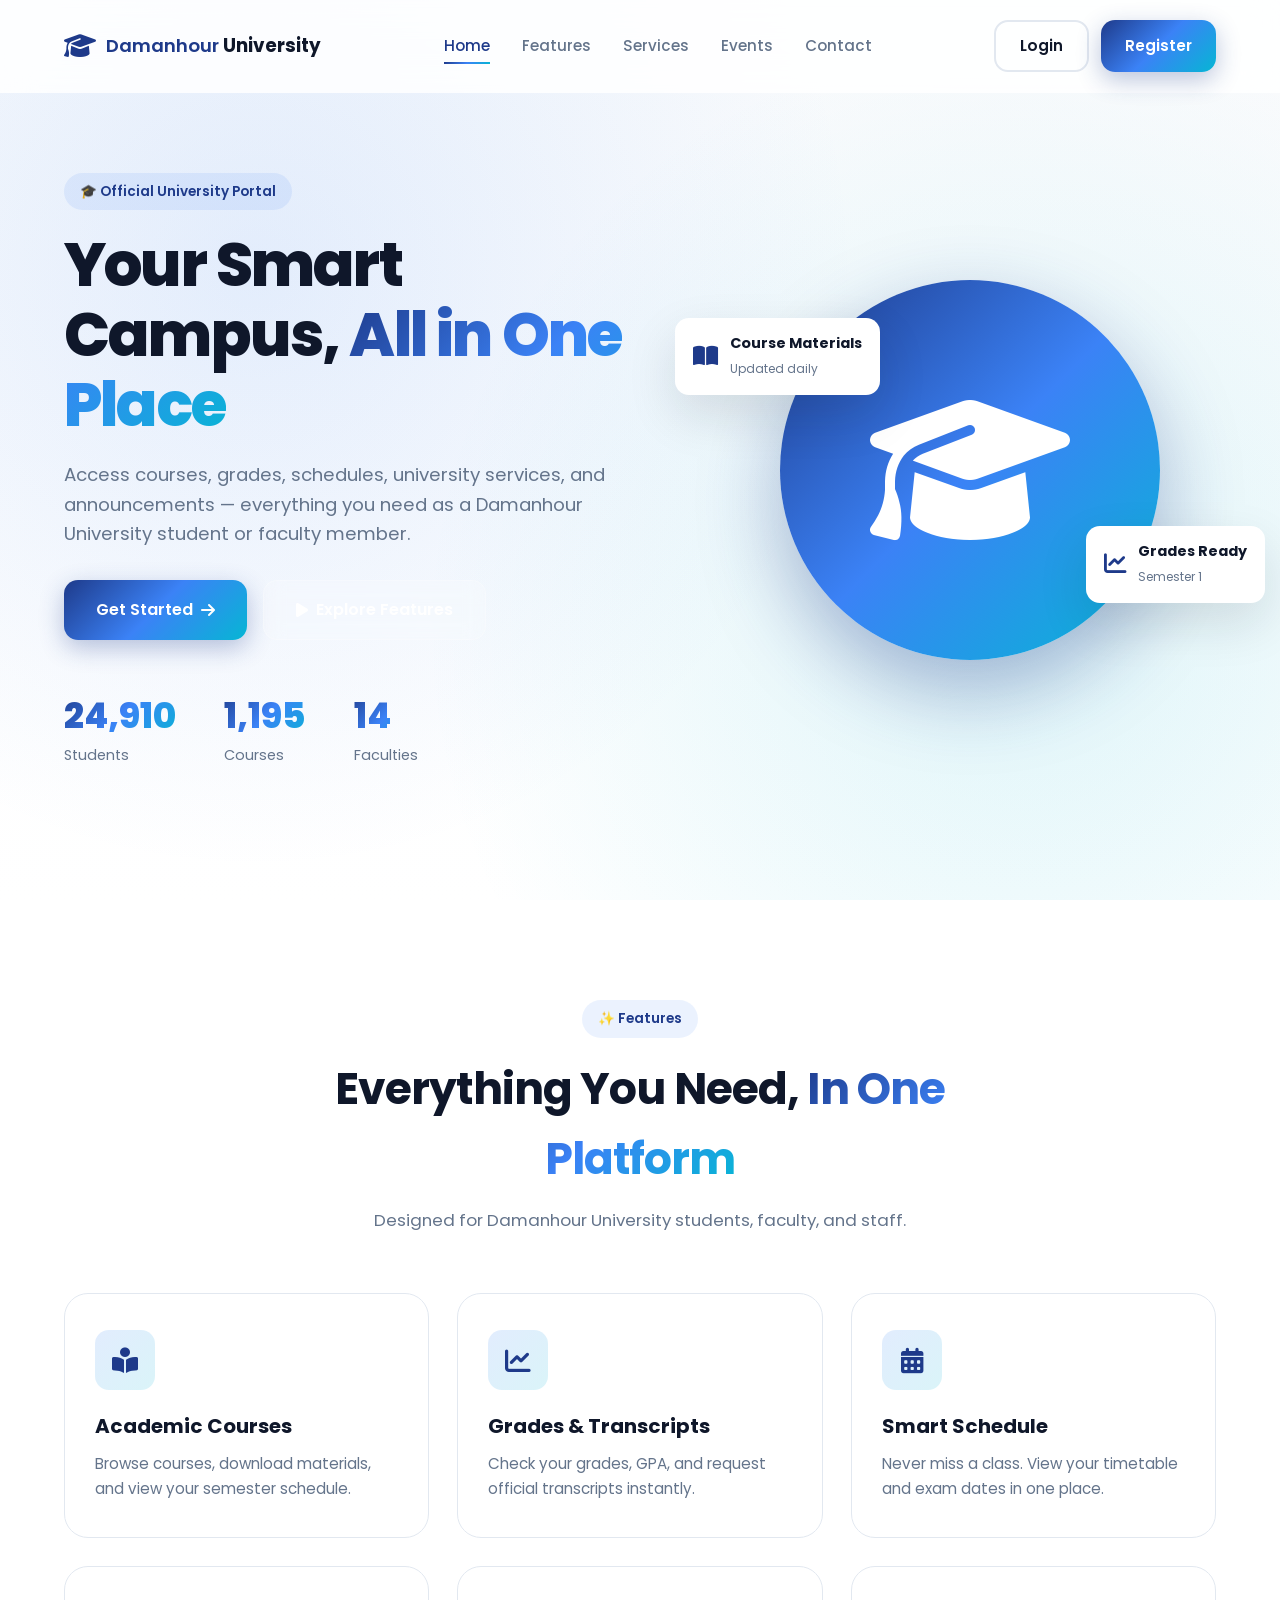
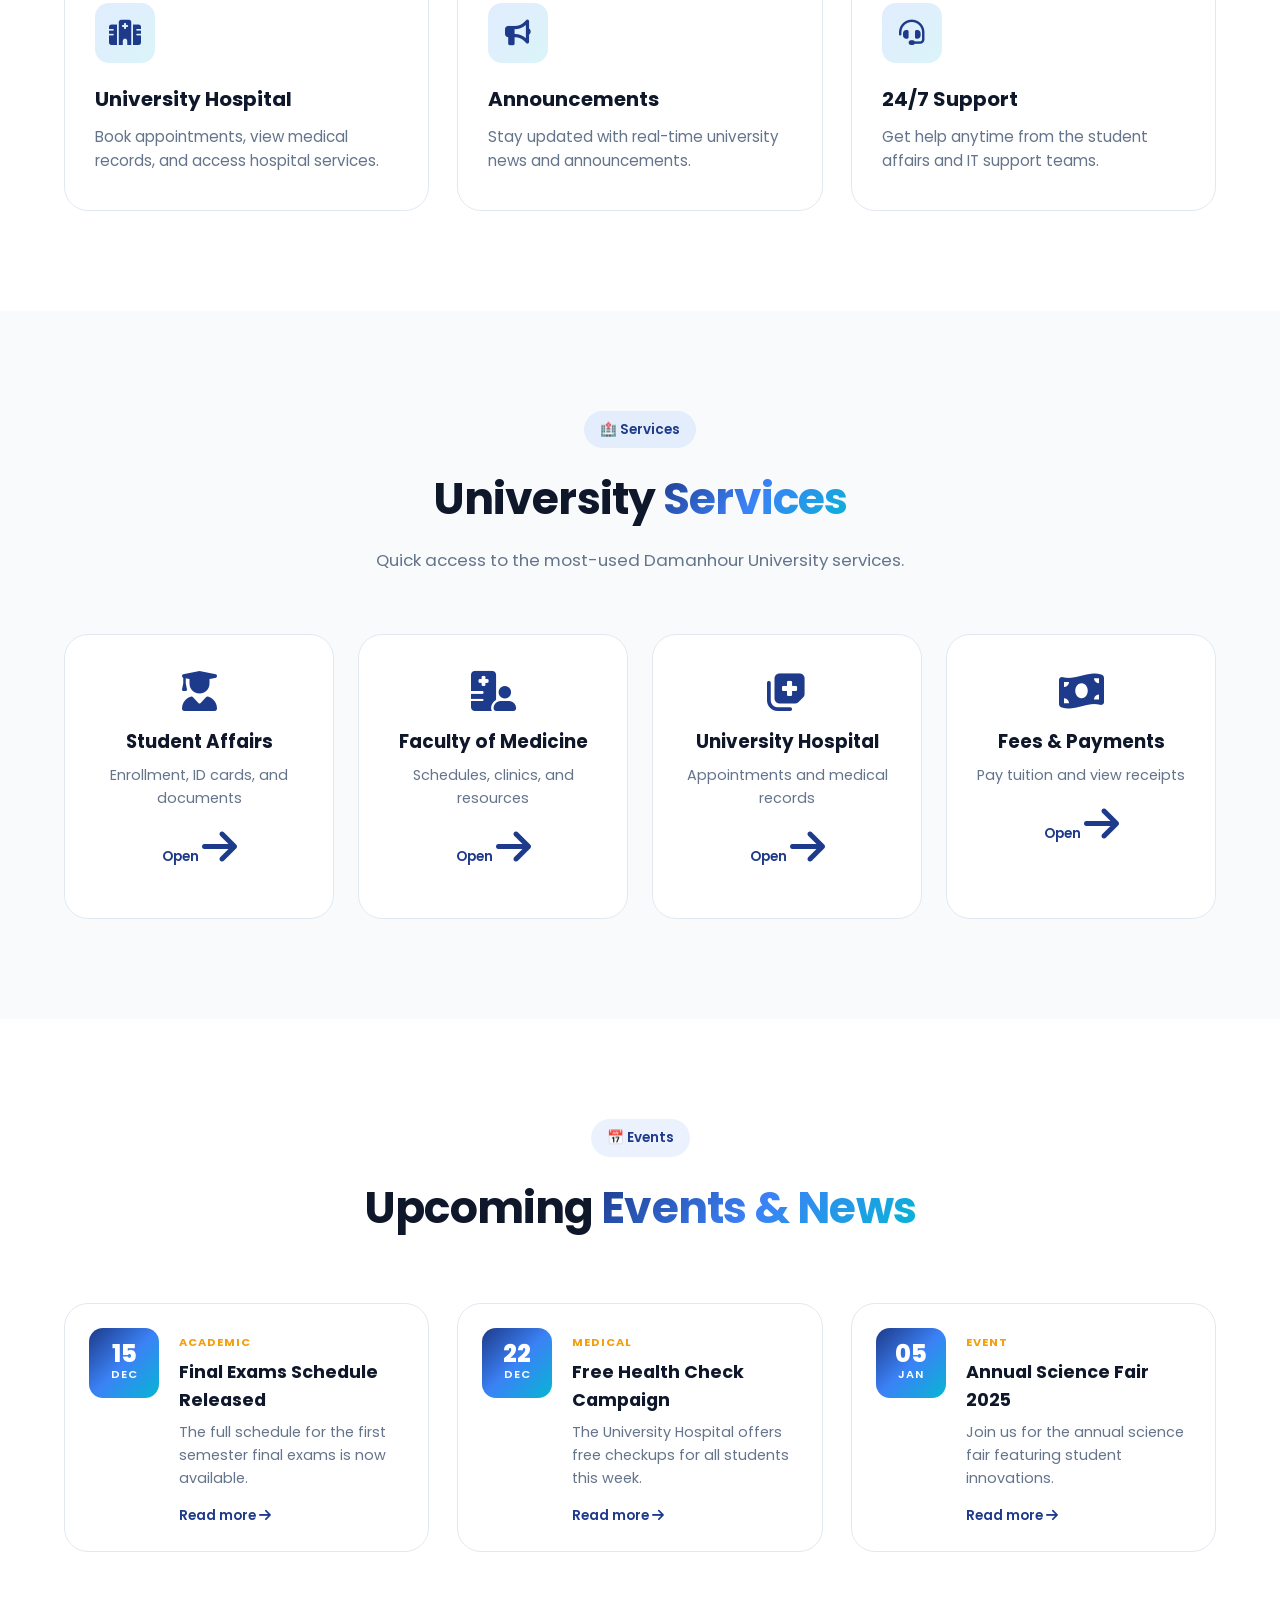
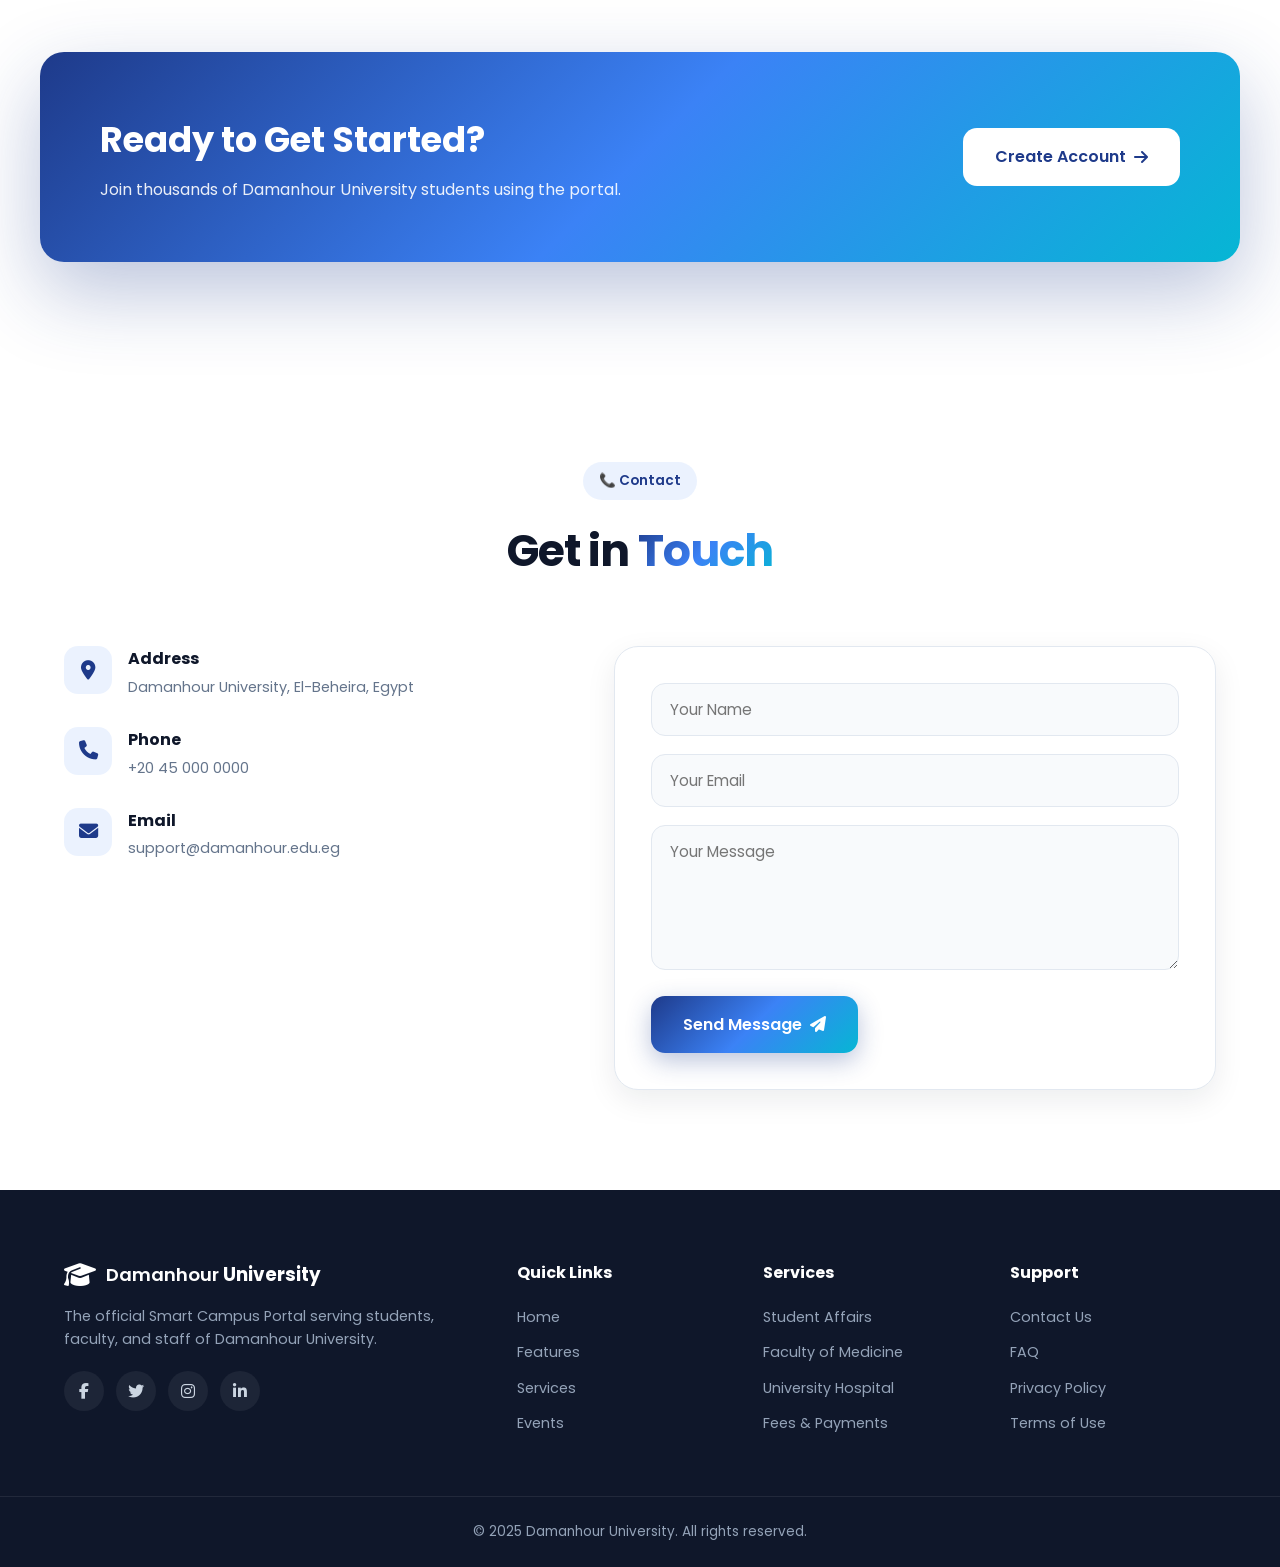
<file: index.html>
<!DOCTYPE html>
<html lang="en">
<head>
  <meta charset="UTF-8" />
  <meta name="viewport" content="width=device-width, initial-scale=1.0" />
  <title>Damanhour University – Smart Campus Portal</title>
  <meta name="description" content="Official Smart Campus Portal for Damanhour University students, faculty, and staff." />

  <!-- Fonts -->
  <link rel="preconnect" href="https://fonts.googleapis.com">
  <link rel="preconnect" href="https://fonts.gstatic.com" crossorigin>
  <link href="https://fonts.googleapis.com/css2?family=Poppins:wght@300;400;500;600;700;800&display=swap" rel="stylesheet">

  <!-- Icons -->
  <link rel="stylesheet" href="https://cdnjs.cloudflare.com/ajax/libs/font-awesome/6.5.1/css/all.min.css">

  <!-- AOS animations -->
  <link rel="stylesheet" href="https://unpkg.com/aos@2.3.1/dist/aos.css">

  <!-- Styles -->
  <link rel="stylesheet" href="css/style.css">
  <link rel="stylesheet" href="css/components.css">
  <link rel="stylesheet" href="css/responsive.css">
</head>
<body>

  <!-- ===== NAVBAR ===== -->
  <header class="navbar" id="navbar">
    <div class="container nav-container">
      <a href="index.html" class="logo">
        <i class="fa-solid fa-graduation-cap"></i>
        <span>Damanhour <strong>University</strong></span>
      </a>

      <nav class="nav-links" id="navLinks">
        <a href="#home" class="active">Home</a>
        <a href="#features">Features</a>
        <a href="#services">Services</a>
        <a href="#events">Events</a>
        <a href="#contact">Contact</a>
      </nav>

      <div class="nav-actions">
        <a href="login.html" class="btn btn-outline">Login</a>
        <a href="register.html" class="btn btn-primary">Register</a>
      </div>

      <button class="hamburger" id="hamburger" aria-label="Toggle menu">
        <i class="fa-solid fa-bars"></i>
      </button>
    </div>
  </header>

  <!-- ===== HERO ===== -->
  <section class="hero" id="home">
    <div class="hero-bg"></div>
    <div class="container hero-content">
      <div class="hero-text" data-aos="fade-right">
        <span class="badge">🎓 Official University Portal</span>
        <h1>Your Smart Campus, <span class="gradient-text">All in One Place</span></h1>
        <p>
          Access courses, grades, schedules, university services, and announcements —
          everything you need as a Damanhour University student or faculty member.
        </p>
        <div class="hero-buttons">
          <a href="register.html" class="btn btn-primary btn-lg">
            Get Started <i class="fa-solid fa-arrow-right"></i>
          </a>
          <a href="#features" class="btn btn-glass btn-lg">
            <i class="fa-solid fa-play"></i> Explore Features
          </a>
        </div>

        <div class="hero-stats">
          <div class="stat">
            <h3 data-count="25000">0</h3>
            <p>Students</p>
          </div>
          <div class="stat">
            <h3 data-count="1200">0</h3>
            <p>Courses</p>
          </div>
          <div class="stat">
            <h3 data-count="15">0</h3>
            <p>Faculties</p>
          </div>
        </div>
      </div>

      <div class="hero-image" data-aos="fade-left">
        <div class="floating-card card-1">
          <i class="fa-solid fa-book-open"></i>
          <div>
            <strong>Course Materials</strong>
            <span>Updated daily</span>
          </div>
        </div>
        <div class="floating-card card-2">
          <i class="fa-solid fa-chart-line"></i>
          <div>
            <strong>Grades Ready</strong>
            <span>Semester 1</span>
          </div>
        </div>
        <div class="hero-visual">
          <i class="fa-solid fa-graduation-cap"></i>
        </div>
      </div>
    </div>
  </section>

  <!-- ===== FEATURES ===== -->
  <section class="features section" id="features">
    <div class="container">
      <div class="section-header" data-aos="fade-up">
        <span class="badge">✨ Features</span>
        <h2>Everything You Need, <span class="gradient-text">In One Platform</span></h2>
        <p>Designed for Damanhour University students, faculty, and staff.</p>
      </div>

      <div class="features-grid">
        <div class="feature-card" data-aos="fade-up" data-aos-delay="0">
          <div class="feature-icon"><i class="fa-solid fa-book-open-reader"></i></div>
          <h3>Academic Courses</h3>
          <p>Browse courses, download materials, and view your semester schedule.</p>
        </div>

        <div class="feature-card" data-aos="fade-up" data-aos-delay="100">
          <div class="feature-icon"><i class="fa-solid fa-chart-line"></i></div>
          <h3>Grades & Transcripts</h3>
          <p>Check your grades, GPA, and request official transcripts instantly.</p>
        </div>

        <div class="feature-card" data-aos="fade-up" data-aos-delay="200">
          <div class="feature-icon"><i class="fa-solid fa-calendar-days"></i></div>
          <h3>Smart Schedule</h3>
          <p>Never miss a class. View your timetable and exam dates in one place.</p>
        </div>

        <div class="feature-card" data-aos="fade-up" data-aos-delay="300">
          <div class="feature-icon"><i class="fa-solid fa-hospital"></i></div>
          <h3>University Hospital</h3>
          <p>Book appointments, view medical records, and access hospital services.</p>
        </div>

        <div class="feature-card" data-aos="fade-up" data-aos-delay="400">
          <div class="feature-icon"><i class="fa-solid fa-bullhorn"></i></div>
          <h3>Announcements</h3>
          <p>Stay updated with real-time university news and announcements.</p>
        </div>

        <div class="feature-card" data-aos="fade-up" data-aos-delay="500">
          <div class="feature-icon"><i class="fa-solid fa-headset"></i></div>
          <h3>24/7 Support</h3>
          <p>Get help anytime from the student affairs and IT support teams.</p>
        </div>
      </div>
    </div>
  </section>

  <!-- ===== SERVICES ===== -->
  <section class="services section" id="services">
    <div class="container">
      <div class="section-header" data-aos="fade-up">
        <span class="badge">🏥 Services</span>
        <h2>University <span class="gradient-text">Services</span></h2>
        <p>Quick access to the most-used Damanhour University services.</p>
      </div>

      <div class="services-grid">
        <a href="#" class="service-card" data-aos="zoom-in">
          <i class="fa-solid fa-user-graduate"></i>
          <h3>Student Affairs</h3>
          <p>Enrollment, ID cards, and documents</p>
          <span class="service-link">Open <i class="fa-solid fa-arrow-right"></i></span>
        </a>

        <a href="#" class="service-card" data-aos="zoom-in" data-aos-delay="100">
          <i class="fa-solid fa-hospital-user"></i>
          <h3>Faculty of Medicine</h3>
          <p>Schedules, clinics, and resources</p>
          <span class="service-link">Open <i class="fa-solid fa-arrow-right"></i></span>
        </a>

        <a href="#" class="service-card" data-aos="zoom-in" data-aos-delay="200">
          <i class="fa-solid fa-notes-medical"></i>
          <h3>University Hospital</h3>
          <p>Appointments and medical records</p>
          <span class="service-link">Open <i class="fa-solid fa-arrow-right"></i></span>
        </a>

        <a href="#" class="service-card" data-aos="zoom-in" data-aos-delay="300">
          <i class="fa-solid fa-money-bill-wave"></i>
          <h3>Fees & Payments</h3>
          <p>Pay tuition and view receipts</p>
          <span class="service-link">Open <i class="fa-solid fa-arrow-right"></i></span>
        </a>
      </div>
    </div>
  </section>

  <!-- ===== EVENTS ===== -->
  <section class="events section" id="events">
    <div class="container">
      <div class="section-header" data-aos="fade-up">
        <span class="badge">📅 Events</span>
        <h2>Upcoming <span class="gradient-text">Events & News</span></h2>
      </div>

      <div class="events-grid">
        <article class="event-card" data-aos="fade-up">
          <div class="event-date">
            <span class="day">15</span>
            <span class="month">DEC</span>
          </div>
          <div class="event-body">
            <span class="event-tag">Academic</span>
            <h3>Final Exams Schedule Released</h3>
            <p>The full schedule for the first semester final exams is now available.</p>
            <a href="#" class="event-link">Read more <i class="fa-solid fa-arrow-right"></i></a>
          </div>
        </article>

        <article class="event-card" data-aos="fade-up" data-aos-delay="100">
          <div class="event-date">
            <span class="day">22</span>
            <span class="month">DEC</span>
          </div>
          <div class="event-body">
            <span class="event-tag">Medical</span>
            <h3>Free Health Check Campaign</h3>
            <p>The University Hospital offers free checkups for all students this week.</p>
            <a href="#" class="event-link">Read more <i class="fa-solid fa-arrow-right"></i></a>
          </div>
        </article>

        <article class="event-card" data-aos="fade-up" data-aos-delay="200">
          <div class="event-date">
            <span class="day">05</span>
            <span class="month">JAN</span>
          </div>
          <div class="event-body">
            <span class="event-tag">Event</span>
            <h3>Annual Science Fair 2025</h3>
            <p>Join us for the annual science fair featuring student innovations.</p>
            <a href="#" class="event-link">Read more <i class="fa-solid fa-arrow-right"></i></a>
          </div>
        </article>
      </div>
    </div>
  </section>

  <!-- ===== CTA ===== -->
  <section class="cta section">
    <div class="container cta-box" data-aos="zoom-in">
      <div>
        <h2>Ready to Get Started?</h2>
        <p>Join thousands of Damanhour University students using the portal.</p>
      </div>
      <a href="register.html" class="btn btn-white btn-lg">
        Create Account <i class="fa-solid fa-arrow-right"></i>
      </a>
    </div>
  </section>

  <!-- ===== CONTACT ===== -->
  <section class="contact section" id="contact">
    <div class="container">
      <div class="section-header" data-aos="fade-up">
        <span class="badge">📞 Contact</span>
        <h2>Get in <span class="gradient-text">Touch</span></h2>
      </div>

      <div class="contact-grid">
        <div class="contact-info" data-aos="fade-right">
          <div class="info-item">
            <i class="fa-solid fa-location-dot"></i>
            <div>
              <h4>Address</h4>
              <p>Damanhour University, El-Beheira, Egypt</p>
            </div>
          </div>
          <div class="info-item">
            <i class="fa-solid fa-phone"></i>
            <div>
              <h4>Phone</h4>
              <p>+20 45 000 0000</p>
            </div>
          </div>
          <div class="info-item">
            <i class="fa-solid fa-envelope"></i>
            <div>
              <h4>Email</h4>
              <p>support@damanhour.edu.eg</p>
            </div>
          </div>
        </div>

        <form class="contact-form" id="contactForm" data-aos="fade-left">
          <div class="form-group">
            <input type="text" placeholder="Your Name" required>
          </div>
          <div class="form-group">
            <input type="email" placeholder="Your Email" required>
          </div>
          <div class="form-group">
            <textarea rows="5" placeholder="Your Message" required></textarea>
          </div>
          <button type="submit" class="btn btn-primary btn-lg">
            Send Message <i class="fa-solid fa-paper-plane"></i>
          </button>
        </form>
      </div>
    </div>
  </section>

  <!-- ===== FOOTER ===== -->
  <footer class="footer">
    <div class="container footer-grid">
      <div>
        <a href="index.html" class="logo">
          <i class="fa-solid fa-graduation-cap"></i>
          <span>Damanhour <strong>University</strong></span>
        </a>
        <p class="footer-about">
          The official Smart Campus Portal serving students, faculty,
          and staff of Damanhour University.
        </p>
        <div class="socials">
          <a href="#"><i class="fa-brands fa-facebook-f"></i></a>
          <a href="#"><i class="fa-brands fa-twitter"></i></a>
          <a href="#"><i class="fa-brands fa-instagram"></i></a>
          <a href="#"><i class="fa-brands fa-linkedin-in"></i></a>
        </div>
      </div>

      <div>
        <h4>Quick Links</h4>
        <ul class="footer-links">
          <li><a href="#home">Home</a></li>
          <li><a href="#features">Features</a></li>
          <li><a href="#services">Services</a></li>
          <li><a href="#events">Events</a></li>
        </ul>
      </div>

      <div>
        <h4>Services</h4>
        <ul class="footer-links">
          <li><a href="#">Student Affairs</a></li>
          <li><a href="#">Faculty of Medicine</a></li>
          <li><a href="#">University Hospital</a></li>
          <li><a href="#">Fees & Payments</a></li>
        </ul>
      </div>

      <div>
        <h4>Support</h4>
        <ul class="footer-links">
          <li><a href="#contact">Contact Us</a></li>
          <li><a href="#">FAQ</a></li>
          <li><a href="#">Privacy Policy</a></li>
          <li><a href="#">Terms of Use</a></li>
        </ul>
      </div>
    </div>

    <div class="footer-bottom">
      <p>© 2025 Damanhour University. All rights reserved.</p>
    </div>
  </footer>

  <!-- Scroll to top -->
  <button class="scroll-top" id="scrollTop" aria-label="Scroll to top">
    <i class="fa-solid fa-arrow-up"></i>
  </button>

  <!-- Scripts -->
  <script src="https://unpkg.com/aos@2.3.1/dist/aos.js"></script>
  <script src="js/main.js"></script>
</body>
</html>
</file>
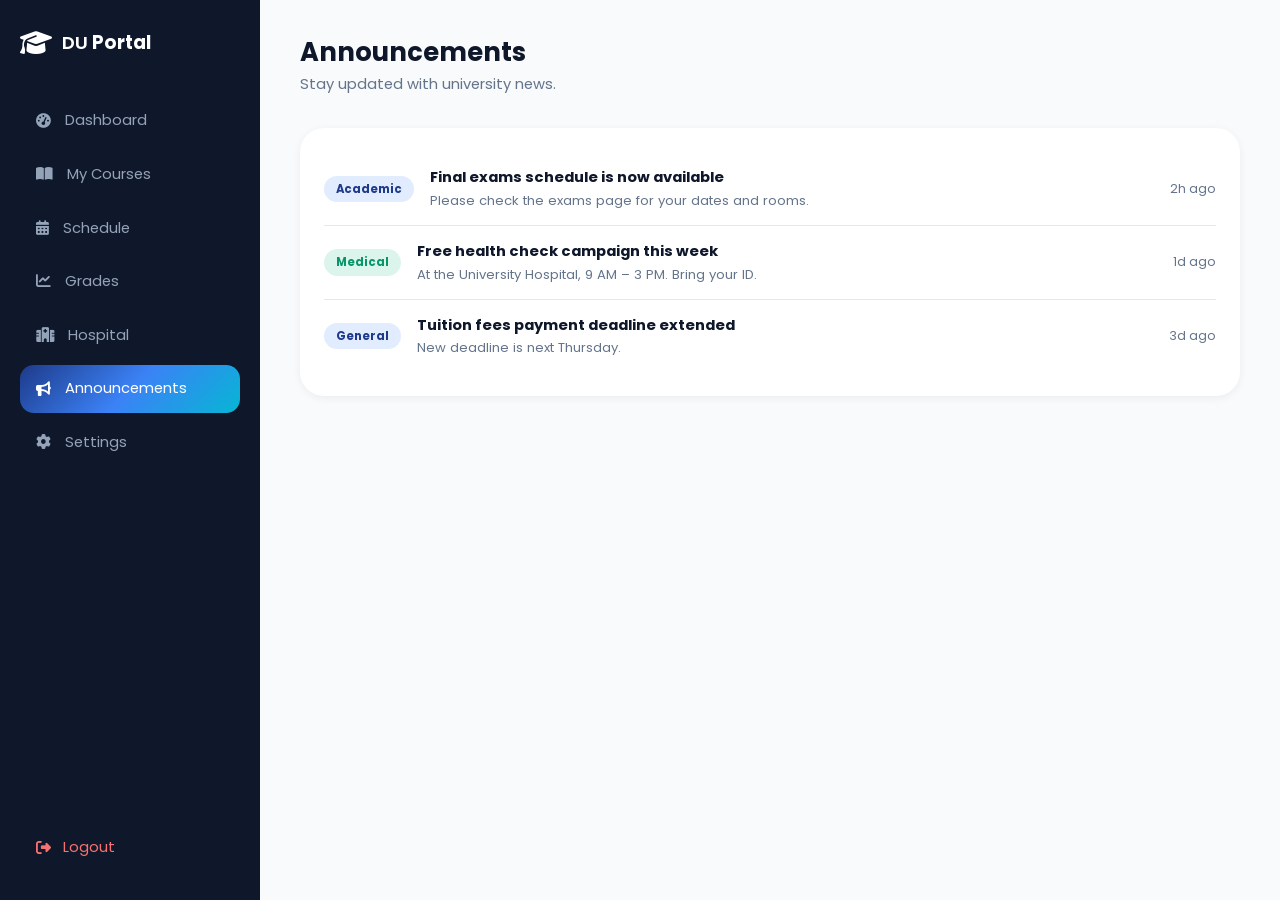
<file: announcements.html>
<!DOCTYPE html>
<html lang="en">
<head>
  <meta charset="UTF-8" />
  <meta name="viewport" content="width=device-width, initial-scale=1.0" />
  <title>Announcements – DU Portal</title>
  <link href="https://fonts.googleapis.com/css2?family=Poppins:wght@300;400;500;600;700;800&display=swap" rel="stylesheet">
  <link rel="stylesheet" href="https://cdnjs.cloudflare.com/ajax/libs/font-awesome/6.5.1/css/all.min.css">
  <link rel="stylesheet" href="css/style.css">
  <link rel="stylesheet" href="css/components.css">
  <link rel="stylesheet" href="css/responsive.css">
</head>
<body class="dashboard-page">
  <aside class="sidebar" id="sidebar">
    <a href="index.html" class="logo"><i class="fa-solid fa-graduation-cap"></i><span>DU <strong>Portal</strong></span></a>
    <nav class="sidebar-nav">
      <a href="dashboard.html"><i class="fa-solid fa-gauge-high"></i> Dashboard</a>
      <a href="courses.html"><i class="fa-solid fa-book-open"></i> My Courses</a>
      <a href="schedule.html"><i class="fa-solid fa-calendar-days"></i> Schedule</a>
      <a href="grades.html"><i class="fa-solid fa-chart-line"></i> Grades</a>
      <a href="hospital.html"><i class="fa-solid fa-hospital"></i> Hospital</a>
      <a href="announcements.html" class="active"><i class="fa-solid fa-bullhorn"></i> Announcements</a>
      <a href="settings.html"><i class="fa-solid fa-gear"></i> Settings</a>
    </nav>
    <a href="#" class="logout-btn" id="logoutBtn"><i class="fa-solid fa-right-from-bracket"></i> Logout</a>
  </aside>

  <main class="dashboard-main">
    <header class="dash-header">
      <div><h1>Announcements</h1><p>Stay updated with university news.</p></div>
    </header>
    <section class="dash-grid">
      <div class="dash-card wide">
        <ul class="announce-list">
          <li>
            <span class="announce-tag academic">Academic</span>
            <div><strong>Final exams schedule is now available</strong><p>Please check the exams page for your dates and rooms.</p></div>
            <span class="announce-time">2h ago</span>
          </li>
          <li>
            <span class="announce-tag medical">Medical</span>
            <div><strong>Free health check campaign this week</strong><p>At the University Hospital, 9 AM – 3 PM. Bring your ID.</p></div>
            <span class="announce-time">1d ago</span>
          </li>
          <li>
            <span class="announce-tag academic">General</span>
            <div><strong>Tuition fees payment deadline extended</strong><p>New deadline is next Thursday.</p></div>
            <span class="announce-time">3d ago</span>
          </li>
        </ul>
      </div>
    </section>
  </main>
  <script src="js/main.js"></script>
  <script src="js/dashboard.js"></script>
</body>
</html>
</file>
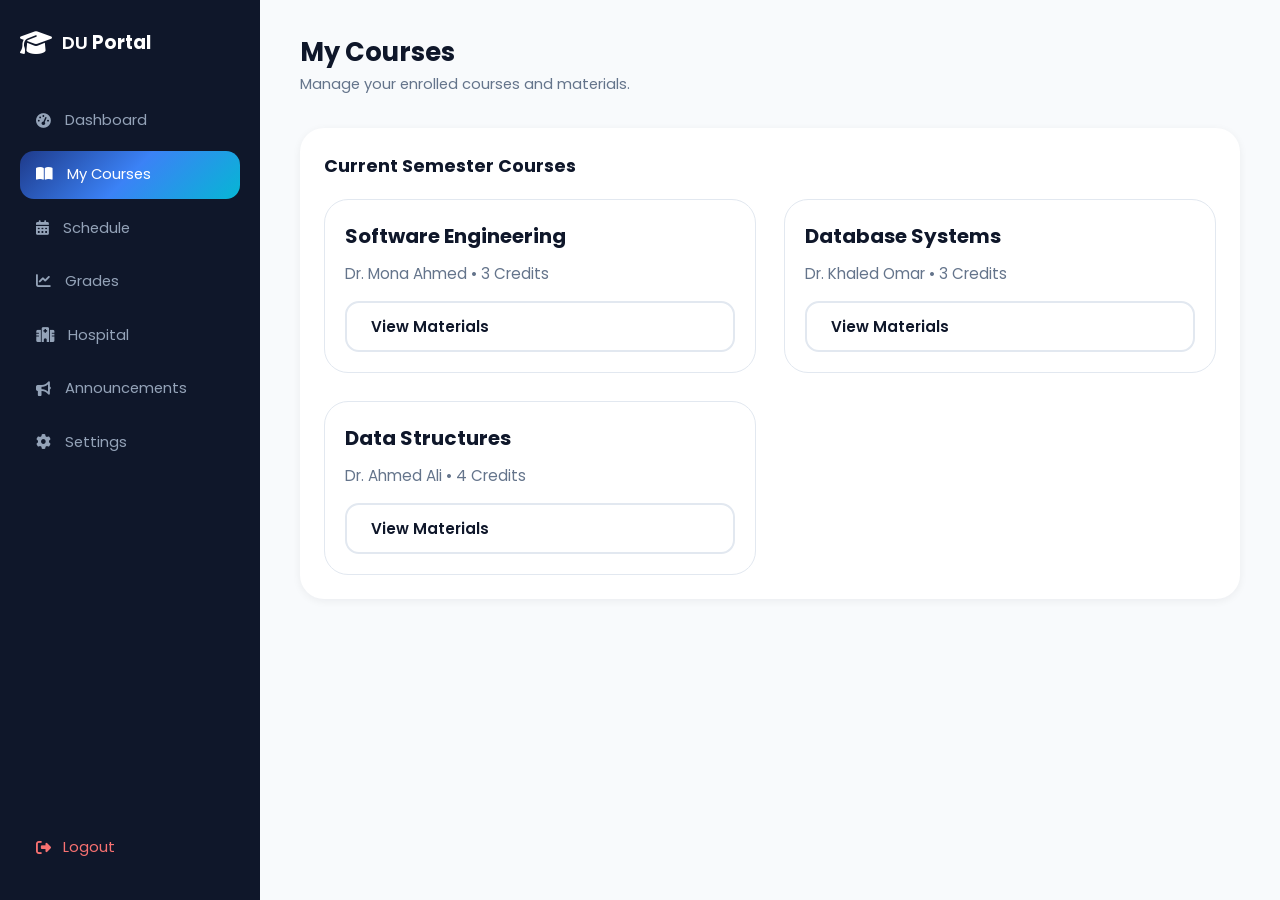
<file: courses.html>
<!DOCTYPE html>
<html lang="en">
<head>
  <meta charset="UTF-8" />
  <meta name="viewport" content="width=device-width, initial-scale=1.0" />
  <title>My Courses – DU Portal</title>
  <link href="https://fonts.googleapis.com/css2?family=Poppins:wght@300;400;500;600;700;800&display=swap" rel="stylesheet">
  <link rel="stylesheet" href="https://cdnjs.cloudflare.com/ajax/libs/font-awesome/6.5.1/css/all.min.css">
  <link rel="stylesheet" href="css/style.css">
  <link rel="stylesheet" href="css/components.css">
  <link rel="stylesheet" href="css/responsive.css">
</head>
<body class="dashboard-page">
  <aside class="sidebar" id="sidebar">
    <a href="index.html" class="logo"><i class="fa-solid fa-graduation-cap"></i><span>DU <strong>Portal</strong></span></a>
    <nav class="sidebar-nav">
      <a href="dashboard.html"><i class="fa-solid fa-gauge-high"></i> Dashboard</a>
      <a href="courses.html" class="active"><i class="fa-solid fa-book-open"></i> My Courses</a>
      <a href="schedule.html"><i class="fa-solid fa-calendar-days"></i> Schedule</a>
      <a href="grades.html"><i class="fa-solid fa-chart-line"></i> Grades</a>
      <a href="hospital.html"><i class="fa-solid fa-hospital"></i> Hospital</a>
      <a href="announcements.html"><i class="fa-solid fa-bullhorn"></i> Announcements</a>
      <a href="settings.html"><i class="fa-solid fa-gear"></i> Settings</a>
    </nav>
    <a href="#" class="logout-btn" id="logoutBtn"><i class="fa-solid fa-right-from-bracket"></i> Logout</a>
  </aside>

  <main class="dashboard-main">
    <header class="dash-header">
      <div><h1>My Courses</h1><p>Manage your enrolled courses and materials.</p></div>
    </header>
    <section class="dash-grid">
      <div class="dash-card wide">
        <div class="dash-card-header"><h3>Current Semester Courses</h3></div>
        <div class="features-grid">
          <div class="feature-card" style="padding: 20px;">
            <h3>Software Engineering</h3><p>Dr. Mona Ahmed • 3 Credits</p>
            <button class="btn btn-outline" style="margin-top:15px; width:100%;">View Materials</button>
          </div>
          <div class="feature-card" style="padding: 20px;">
            <h3>Database Systems</h3><p>Dr. Khaled Omar • 3 Credits</p>
            <button class="btn btn-outline" style="margin-top:15px; width:100%;">View Materials</button>
          </div>
          <div class="feature-card" style="padding: 20px;">
            <h3>Data Structures</h3><p>Dr. Ahmed Ali • 4 Credits</p>
            <button class="btn btn-outline" style="margin-top:15px; width:100%;">View Materials</button>
          </div>
        </div>
      </div>
    </section>
  </main>
  <script src="js/main.js"></script>
  <script src="js/dashboard.js"></script>
</body>
</html>
</file>
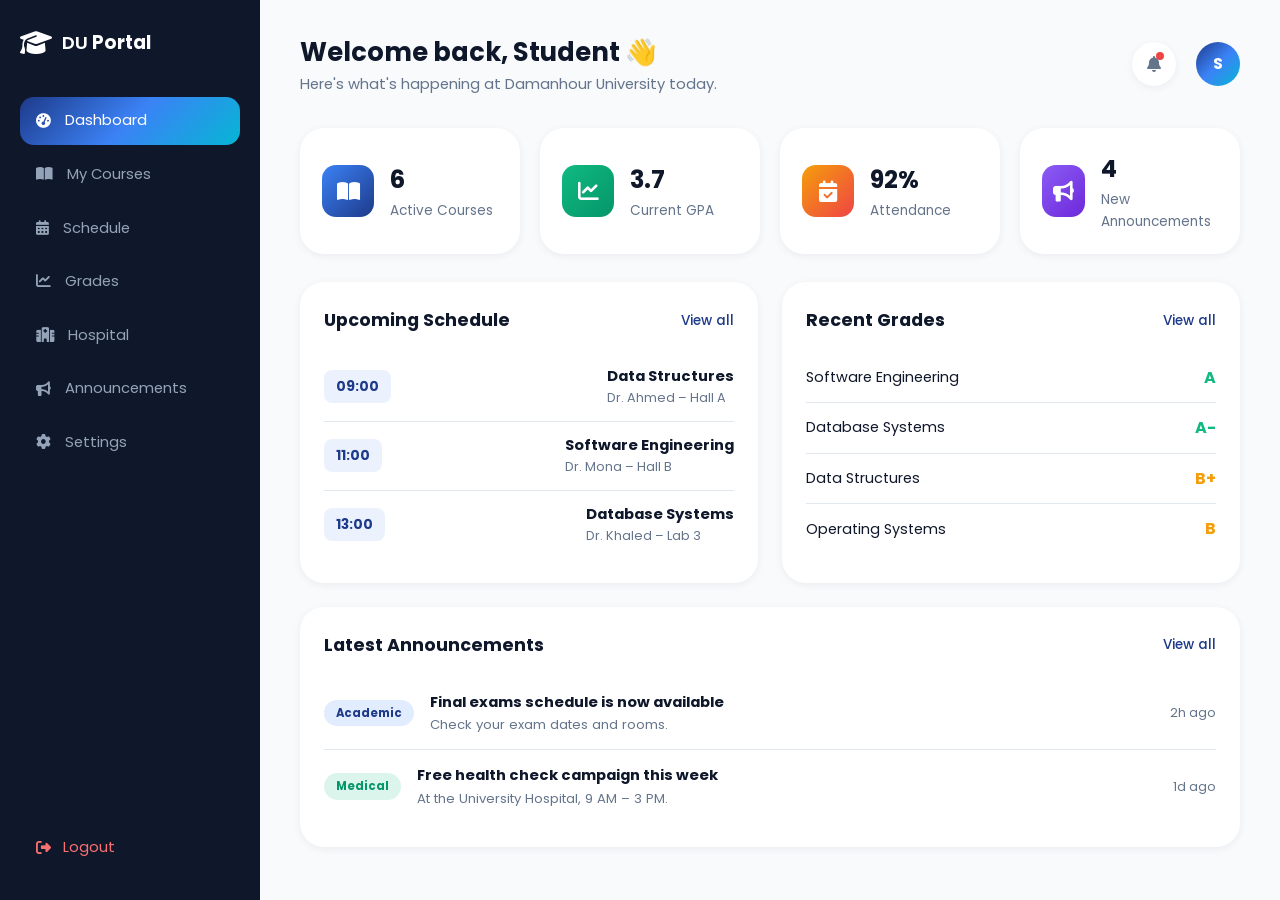
<file: dashboard.html>
<!DOCTYPE html>
<html lang="en">

<head>
  <meta charset="UTF-8" />
  <meta name="viewport" content="width=device-width, initial-scale=1.0" />
  <title>Dashboard – Damanhour University Portal</title>
  <link href="https://fonts.googleapis.com/css2?family=Poppins:wght@300;400;500;600;700;800&display=swap"
    rel="stylesheet">
  <link rel="stylesheet" href="https://cdnjs.cloudflare.com/ajax/libs/font-awesome/6.5.1/css/all.min.css">
  <link rel="stylesheet" href="css/style.css">
  <link rel="stylesheet" href="css/components.css">
  <link rel="stylesheet" href="css/responsive.css">
</head>

<body class="dashboard-page">

  <!-- Sidebar -->
  <aside class="sidebar" id="sidebar">
    <a href="index.html" class="logo">
      <i class="fa-solid fa-graduation-cap"></i>
      <span>DU <strong>Portal</strong></span>
    </a>

    <nav class="sidebar-nav">
      <a href="dashboard.html" class="active"><i class="fa-solid fa-gauge-high"></i> Dashboard</a>
      <a href="courses.html"><i class="fa-solid fa-book-open"></i> My Courses</a>
      <a href="schedule.html"><i class="fa-solid fa-calendar-days"></i> Schedule</a>
      <a href="grades.html"><i class="fa-solid fa-chart-line"></i> Grades</a>
      <a href="hospital.html"><i class="fa-solid fa-hospital"></i> Hospital</a>
      <a href="announcements.html"><i class="fa-solid fa-bullhorn"></i> Announcements</a>
      <a href="settings.html"><i class="fa-solid fa-gear"></i> Settings</a>
    </nav>
    <a href="#" class="logout-btn" id="logoutBtn">
      <i class="fa-solid fa-right-from-bracket"></i> Logout
    </a>
  </aside>

  <!-- Main -->
  <main class="dashboard-main">
    <header class="dash-header">
      <button class="hamburger dash-toggle" id="dashToggle">
        <i class="fa-solid fa-bars"></i>
      </button>
      <div>
        <h1>Welcome back, <span id="userName">Student</span> 👋</h1>
        <p>Here's what's happening at Damanhour University today.</p>
      </div>
      <div class="dash-user">
        <div class="notification"><i class="fa-solid fa-bell"></i><span class="dot"></span></div>
        <div class="avatar">S</div>
      </div>
    </header>

    <!-- Stats cards -->
    <section class="dash-stats">
      <div class="dash-stat-card">
        <div class="dash-stat-icon blue"><i class="fa-solid fa-book-open"></i></div>
        <div>
          <h3>6</h3>
          <p>Active Courses</p>
        </div>
      </div>
      <div class="dash-stat-card">
        <div class="dash-stat-icon green"><i class="fa-solid fa-chart-line"></i></div>
        <div>
          <h3>3.7</h3>
          <p>Current GPA</p>
        </div>
      </div>
      <div class="dash-stat-card">
        <div class="dash-stat-icon orange"><i class="fa-solid fa-calendar-check"></i></div>
        <div>
          <h3>92%</h3>
          <p>Attendance</p>
        </div>
      </div>
      <div class="dash-stat-card">
        <div class="dash-stat-icon purple"><i class="fa-solid fa-bullhorn"></i></div>
        <div>
          <h3>4</h3>
          <p>New Announcements</p>
        </div>
      </div>
    </section>

    <!-- Grid -->
    <section class="dash-grid">
      <div class="dash-card">
        <div class="dash-card-header">
          <h3>Upcoming Schedule</h3>
          <a href="#">View all</a>
        </div>
        <ul class="schedule-list">
          <li><span class="time">09:00</span>
            <div><strong>Data Structures</strong>
              <p>Dr. Ahmed – Hall A</p>
            </div>
          </li>
          <li><span class="time">11:00</span>
            <div><strong>Software Engineering</strong>
              <p>Dr. Mona – Hall B</p>
            </div>
          </li>
          <li><span class="time">13:00</span>
            <div><strong>Database Systems</strong>
              <p>Dr. Khaled – Lab 3</p>
            </div>
          </li>
        </ul>
      </div>

      <div class="dash-card">
        <div class="dash-card-header">
          <h3>Recent Grades</h3>
          <a href="#">View all</a>
        </div>
        <ul class="grades-list">
          <li><span>Software Engineering</span><strong class="grade-a">A</strong></li>
          <li><span>Database Systems</span><strong class="grade-a">A-</strong></li>
          <li><span>Data Structures</span><strong class="grade-b">B+</strong></li>
          <li><span>Operating Systems</span><strong class="grade-b">B</strong></li>
        </ul>
      </div>

      <div class="dash-card wide">
        <div class="dash-card-header">
          <h3>Latest Announcements</h3>
          <a href="#">View all</a>
        </div>
        <ul class="announce-list">
          <li>
            <span class="announce-tag academic">Academic</span>
            <div><strong>Final exams schedule is now available</strong>
              <p>Check your exam dates and rooms.</p>
            </div>
            <span class="announce-time">2h ago</span>
          </li>
          <li>
            <span class="announce-tag medical">Medical</span>
            <div><strong>Free health check campaign this week</strong>
              <p>At the University Hospital, 9 AM – 3 PM.</p>
            </div>
            <span class="announce-time">1d ago</span>
          </li>
        </ul>
      </div>
    </section>
  </main>

  <script src="js/main.js"></script>
  <script src="js/dashboard.js"></script>
</body>

</html>
</file>
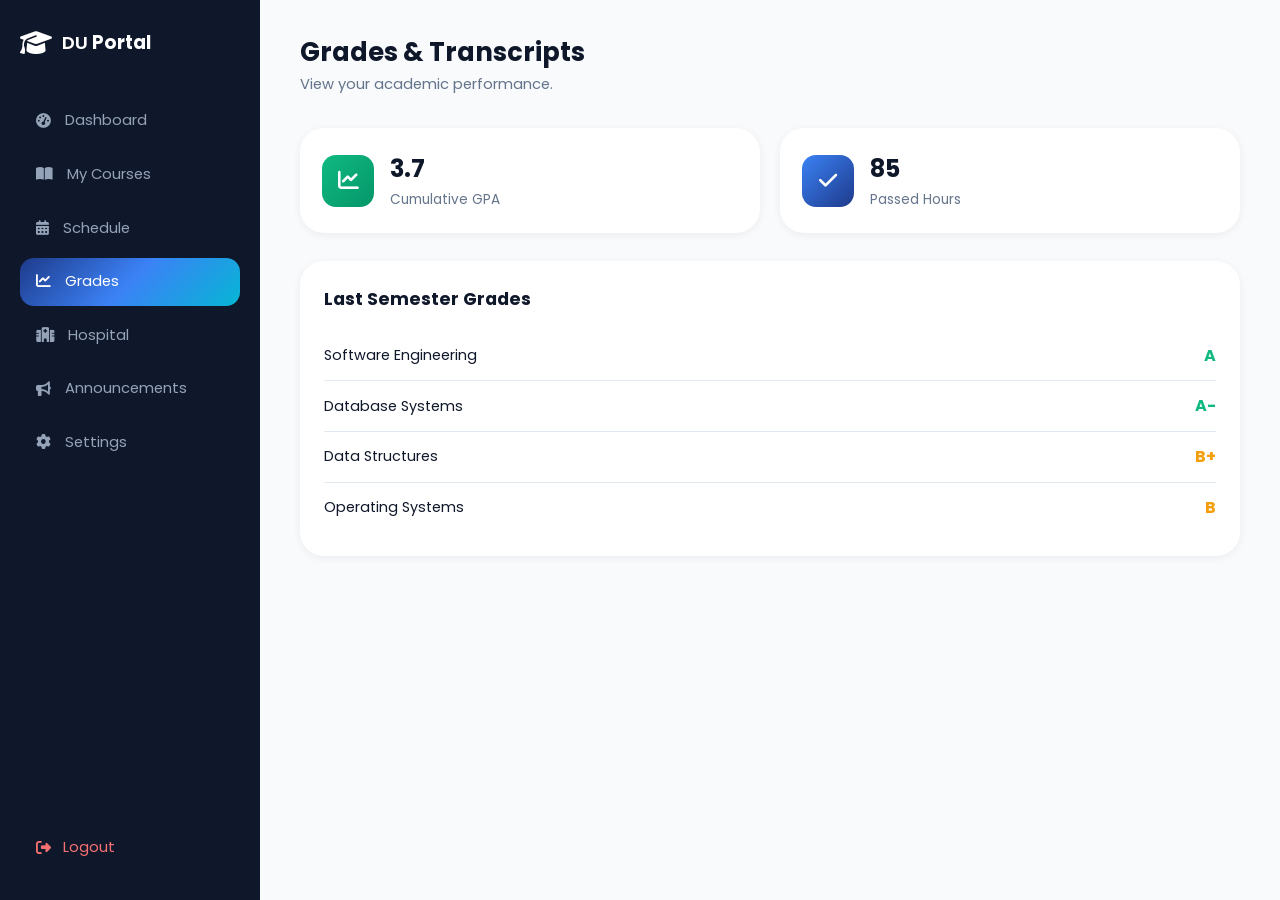
<file: grades.html>
<!DOCTYPE html>
<html lang="en">
<head>
  <meta charset="UTF-8" />
  <meta name="viewport" content="width=device-width, initial-scale=1.0" />
  <title>Grades – DU Portal</title>
  <link href="https://fonts.googleapis.com/css2?family=Poppins:wght@300;400;500;600;700;800&display=swap" rel="stylesheet">
  <link rel="stylesheet" href="https://cdnjs.cloudflare.com/ajax/libs/font-awesome/6.5.1/css/all.min.css">
  <link rel="stylesheet" href="css/style.css">
  <link rel="stylesheet" href="css/components.css">
  <link rel="stylesheet" href="css/responsive.css">
</head>
<body class="dashboard-page">
  <aside class="sidebar" id="sidebar">
    <a href="index.html" class="logo"><i class="fa-solid fa-graduation-cap"></i><span>DU <strong>Portal</strong></span></a>
    <nav class="sidebar-nav">
      <a href="dashboard.html"><i class="fa-solid fa-gauge-high"></i> Dashboard</a>
      <a href="courses.html"><i class="fa-solid fa-book-open"></i> My Courses</a>
      <a href="schedule.html"><i class="fa-solid fa-calendar-days"></i> Schedule</a>
      <a href="grades.html" class="active"><i class="fa-solid fa-chart-line"></i> Grades</a>
      <a href="hospital.html"><i class="fa-solid fa-hospital"></i> Hospital</a>
      <a href="announcements.html"><i class="fa-solid fa-bullhorn"></i> Announcements</a>
      <a href="settings.html"><i class="fa-solid fa-gear"></i> Settings</a>
    </nav>
    <a href="#" class="logout-btn" id="logoutBtn"><i class="fa-solid fa-right-from-bracket"></i> Logout</a>
  </aside>

  <main class="dashboard-main">
    <header class="dash-header">
      <div><h1>Grades & Transcripts</h1><p>View your academic performance.</p></div>
    </header>
    <section class="dash-stats">
      <div class="dash-stat-card">
        <div class="dash-stat-icon green"><i class="fa-solid fa-chart-line"></i></div>
        <div><h3>3.7</h3><p>Cumulative GPA</p></div>
      </div>
      <div class="dash-stat-card">
        <div class="dash-stat-icon blue"><i class="fa-solid fa-check"></i></div>
        <div><h3>85</h3><p>Passed Hours</p></div>
      </div>
    </section>
    <section class="dash-grid" style="margin-top: 24px;">
      <div class="dash-card wide">
        <div class="dash-card-header"><h3>Last Semester Grades</h3></div>
        <ul class="grades-list">
          <li><span>Software Engineering</span><strong class="grade-a">A</strong></li>
          <li><span>Database Systems</span><strong class="grade-a">A-</strong></li>
          <li><span>Data Structures</span><strong class="grade-b">B+</strong></li>
          <li><span>Operating Systems</span><strong class="grade-b">B</strong></li>
        </ul>
      </div>
    </section>
  </main>
  <script src="js/main.js"></script>
  <script src="js/dashboard.js"></script>
</body>
</html>
</file>
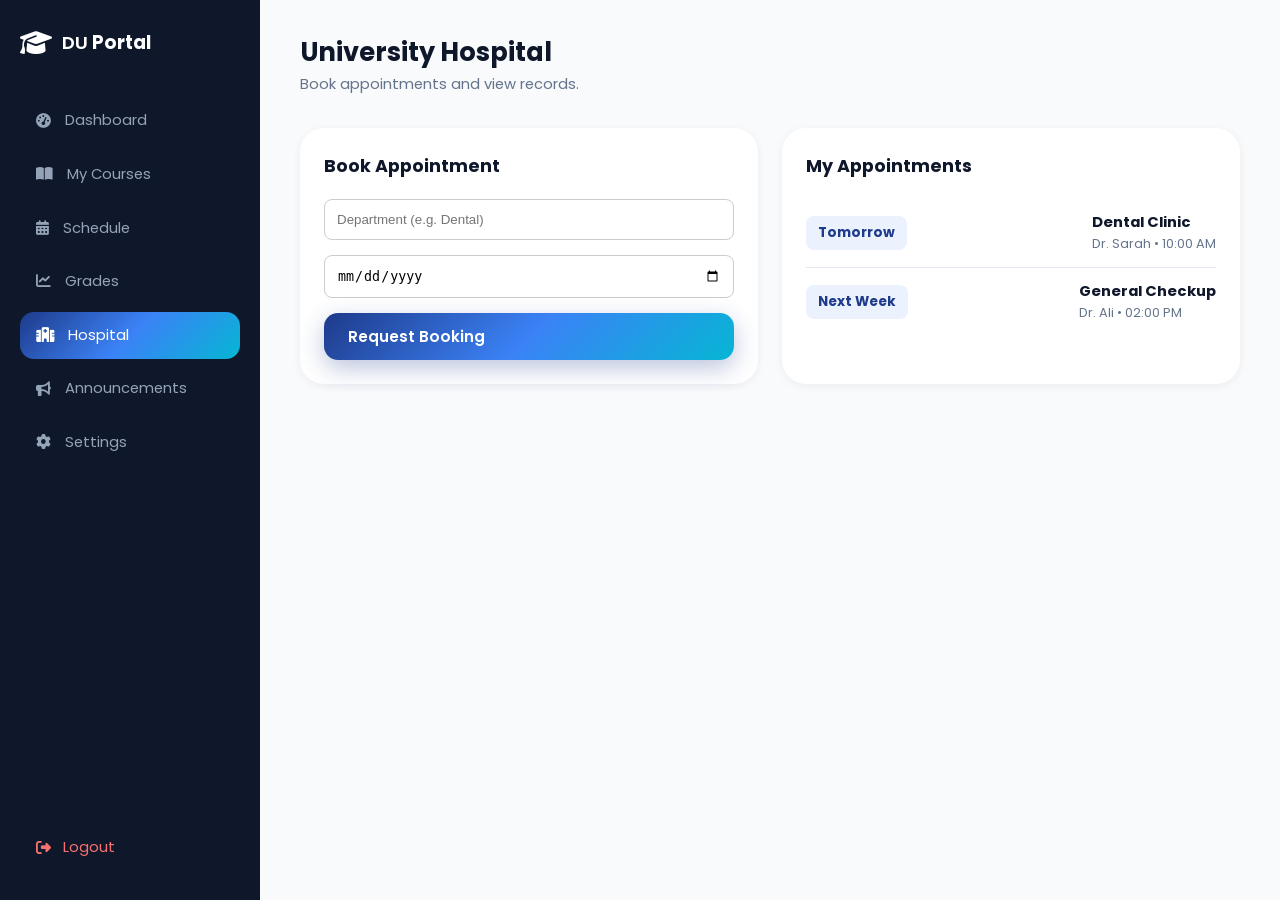
<file: hospital.html>
<!DOCTYPE html>
<html lang="en">
<head>
  <meta charset="UTF-8" />
  <meta name="viewport" content="width=device-width, initial-scale=1.0" />
  <title>Hospital – DU Portal</title>
  <link href="https://fonts.googleapis.com/css2?family=Poppins:wght@300;400;500;600;700;800&display=swap" rel="stylesheet">
  <link rel="stylesheet" href="https://cdnjs.cloudflare.com/ajax/libs/font-awesome/6.5.1/css/all.min.css">
  <link rel="stylesheet" href="css/style.css">
  <link rel="stylesheet" href="css/components.css">
  <link rel="stylesheet" href="css/responsive.css">
</head>
<body class="dashboard-page">
  <aside class="sidebar" id="sidebar">
    <a href="index.html" class="logo"><i class="fa-solid fa-graduation-cap"></i><span>DU <strong>Portal</strong></span></a>
    <nav class="sidebar-nav">
      <a href="dashboard.html"><i class="fa-solid fa-gauge-high"></i> Dashboard</a>
      <a href="courses.html"><i class="fa-solid fa-book-open"></i> My Courses</a>
      <a href="schedule.html"><i class="fa-solid fa-calendar-days"></i> Schedule</a>
      <a href="grades.html"><i class="fa-solid fa-chart-line"></i> Grades</a>
      <a href="hospital.html" class="active"><i class="fa-solid fa-hospital"></i> Hospital</a>
      <a href="announcements.html"><i class="fa-solid fa-bullhorn"></i> Announcements</a>
      <a href="settings.html"><i class="fa-solid fa-gear"></i> Settings</a>
    </nav>
    <a href="#" class="logout-btn" id="logoutBtn"><i class="fa-solid fa-right-from-bracket"></i> Logout</a>
  </aside>

  <main class="dashboard-main">
    <header class="dash-header">
      <div><h1>University Hospital</h1><p>Book appointments and view records.</p></div>
    </header>
    <section class="dash-grid">
      <div class="dash-card">
        <div class="dash-card-header"><h3>Book Appointment</h3></div>
        <form style="display: flex; flex-direction: column; gap: 15px;">
          <input type="text" placeholder="Department (e.g. Dental)" style="padding: 12px; border-radius: 8px; border: 1px solid #ccc;">
          <input type="date" style="padding: 12px; border-radius: 8px; border: 1px solid #ccc;">
          <button type="button" class="btn btn-primary" onclick="alert('Appointment Requested!')">Request Booking</button>
        </form>
      </div>
      <div class="dash-card">
        <div class="dash-card-header"><h3>My Appointments</h3></div>
        <ul class="schedule-list">
          <li><span class="time">Tomorrow</span><div><strong>Dental Clinic</strong><p>Dr. Sarah • 10:00 AM</p></div></li>
          <li><span class="time">Next Week</span><div><strong>General Checkup</strong><p>Dr. Ali • 02:00 PM</p></div></li>
        </ul>
      </div>
    </section>
  </main>
  <script src="js/main.js"></script>
  <script src="js/dashboard.js"></script>
</body>
</html>
</file>
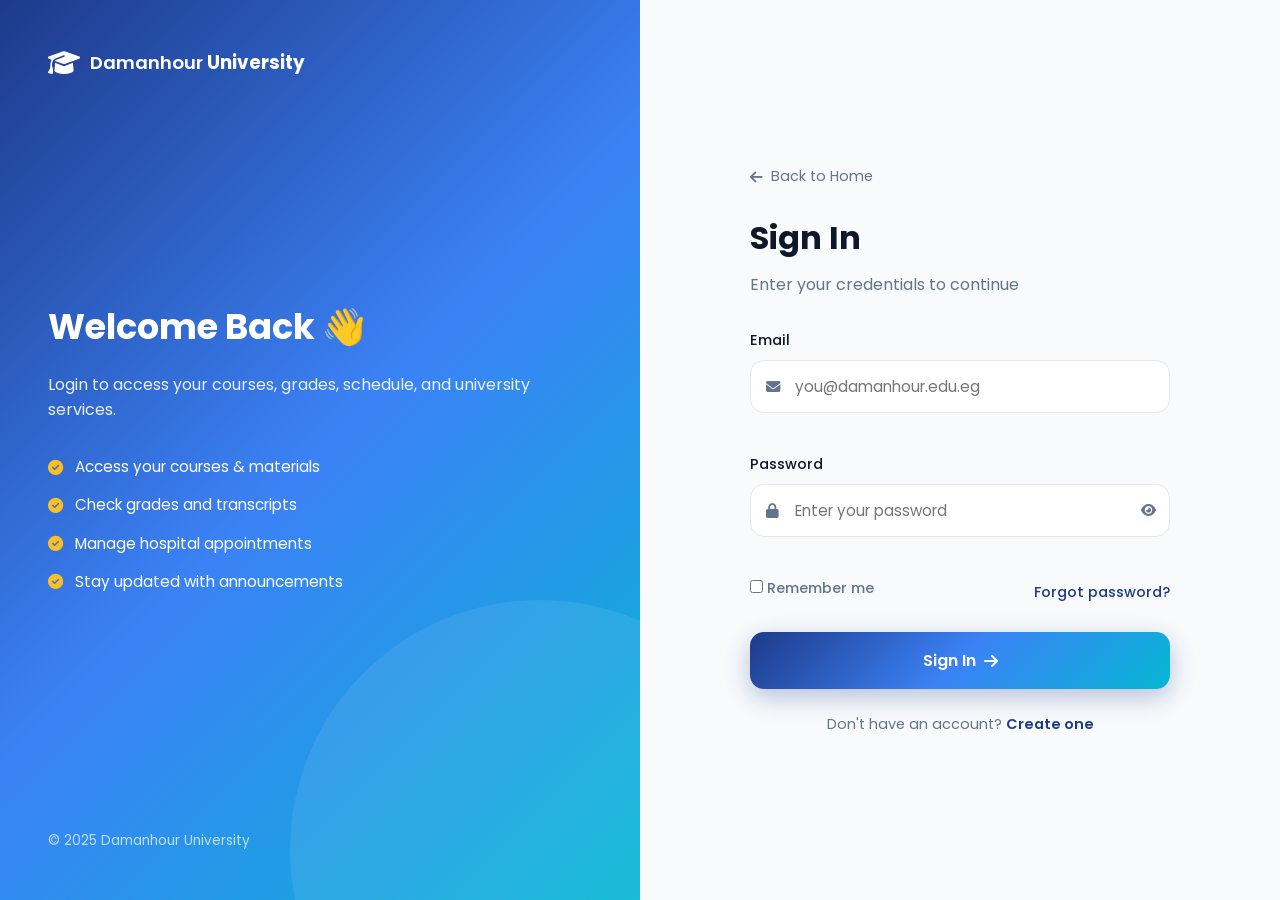
<file: login.html>
<!DOCTYPE html>
<html lang="en">
<head>
  <meta charset="UTF-8" />
  <meta name="viewport" content="width=device-width, initial-scale=1.0" />
  <title>Login – Damanhour University Portal</title>
  <link href="https://fonts.googleapis.com/css2?family=Poppins:wght@300;400;500;600;700;800&display=swap" rel="stylesheet">
  <link rel="stylesheet" href="https://cdnjs.cloudflare.com/ajax/libs/font-awesome/6.5.1/css/all.min.css">
  <link rel="stylesheet" href="css/style.css">
  <link rel="stylesheet" href="css/components.css">
  <link rel="stylesheet" href="css/responsive.css">
</head>
<body class="auth-page">

  <div class="auth-container">
    <!-- Left panel -->
    <div class="auth-side">
      <a href="index.html" class="logo">
        <i class="fa-solid fa-graduation-cap"></i>
        <span>Damanhour <strong>University</strong></span>
      </a>
      <div class="auth-side-content">
        <h2>Welcome Back 👋</h2>
        <p>Login to access your courses, grades, schedule, and university services.</p>
        <ul class="auth-benefits">
          <li><i class="fa-solid fa-check-circle"></i> Access your courses & materials</li>
          <li><i class="fa-solid fa-check-circle"></i> Check grades and transcripts</li>
          <li><i class="fa-solid fa-check-circle"></i> Manage hospital appointments</li>
          <li><i class="fa-solid fa-check-circle"></i> Stay updated with announcements</li>
        </ul>
      </div>
      <p class="auth-copyright">© 2025 Damanhour University</p>
    </div>

    <!-- Right form -->
    <div class="auth-form-wrap">
      <div class="auth-form">
        <a href="index.html" class="back-home"><i class="fa-solid fa-arrow-left"></i> Back to Home</a>
        <h1>Sign In</h1>
        <p class="auth-subtitle">Enter your credentials to continue</p>

        <form id="loginForm" novalidate>
          <div class="form-group">
            <label for="loginEmail">Email</label>
            <div class="input-wrap">
              <i class="fa-solid fa-envelope"></i>
              <input type="email" id="loginEmail" placeholder="you@damanhour.edu.eg" required>
            </div>
            <small class="error-msg" id="emailError"></small>
          </div>

          <div class="form-group">
            <label for="loginPassword">Password</label>
            <div class="input-wrap">
              <i class="fa-solid fa-lock"></i>
              <input type="password" id="loginPassword" placeholder="Enter your password" required>
              <button type="button" class="toggle-pass" data-target="loginPassword">
                <i class="fa-solid fa-eye"></i>
              </button>
            </div>
            <small class="error-msg" id="passError"></small>
          </div>

          <div class="form-row">
            <label class="checkbox">
              <input type="checkbox"> Remember me
            </label>
            <a href="#" class="forgot-link">Forgot password?</a>
          </div>

          <button type="submit" class="btn btn-primary btn-lg btn-block">
            Sign In <i class="fa-solid fa-arrow-right"></i>
          </button>
        </form>

        <p class="auth-switch">
          Don't have an account? <a href="register.html">Create one</a>
        </p>
      </div>
    </div>
  </div>

  <script src="js/main.js"></script>
  <script src="js/auth.js"></script>
</body>
</html>
</file>
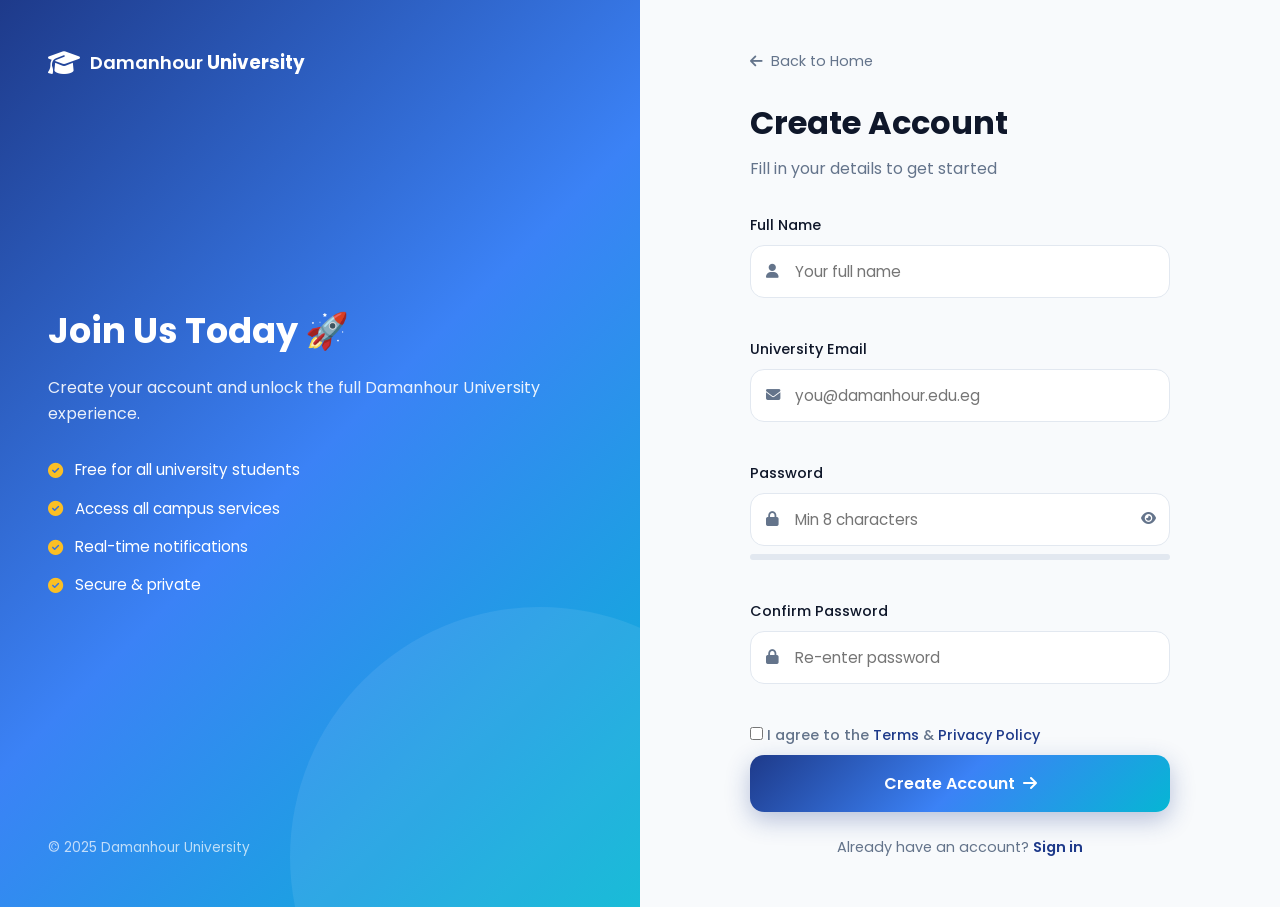
<file: register.html>
<!DOCTYPE html>
<html lang="en">
<head>
  <meta charset="UTF-8" />
  <meta name="viewport" content="width=device-width, initial-scale=1.0" />
  <title>Register – Damanhour University Portal</title>
  <link href="https://fonts.googleapis.com/css2?family=Poppins:wght@300;400;500;600;700;800&display=swap" rel="stylesheet">
  <link rel="stylesheet" href="https://cdnjs.cloudflare.com/ajax/libs/font-awesome/6.5.1/css/all.min.css">
  <link rel="stylesheet" href="css/style.css">
  <link rel="stylesheet" href="css/components.css">
  <link rel="stylesheet" href="css/responsive.css">
</head>
<body class="auth-page">

  <div class="auth-container">
    <div class="auth-side">
      <a href="index.html" class="logo">
        <i class="fa-solid fa-graduation-cap"></i>
        <span>Damanhour <strong>University</strong></span>
      </a>
      <div class="auth-side-content">
        <h2>Join Us Today 🚀</h2>
        <p>Create your account and unlock the full Damanhour University experience.</p>
        <ul class="auth-benefits">
          <li><i class="fa-solid fa-check-circle"></i> Free for all university students</li>
          <li><i class="fa-solid fa-check-circle"></i> Access all campus services</li>
          <li><i class="fa-solid fa-check-circle"></i> Real-time notifications</li>
          <li><i class="fa-solid fa-check-circle"></i> Secure & private</li>
        </ul>
      </div>
      <p class="auth-copyright">© 2025 Damanhour University</p>
    </div>

    <div class="auth-form-wrap">
      <div class="auth-form">
        <a href="index.html" class="back-home"><i class="fa-solid fa-arrow-left"></i> Back to Home</a>
        <h1>Create Account</h1>
        <p class="auth-subtitle">Fill in your details to get started</p>

        <form id="registerForm" novalidate>
          <div class="form-group">
            <label for="fullName">Full Name</label>
            <div class="input-wrap">
              <i class="fa-solid fa-user"></i>
              <input type="text" id="fullName" placeholder="Your full name" required>
            </div>
            <small class="error-msg" id="nameError"></small>
          </div>

          <div class="form-group">
            <label for="regEmail">University Email</label>
            <div class="input-wrap">
              <i class="fa-solid fa-envelope"></i>
              <input type="email" id="regEmail" placeholder="you@damanhour.edu.eg" required>
            </div>
            <small class="error-msg" id="regEmailError"></small>
          </div>

          <div class="form-group">
            <label for="regPassword">Password</label>
            <div class="input-wrap">
              <i class="fa-solid fa-lock"></i>
              <input type="password" id="regPassword" placeholder="Min 8 characters" required>
              <button type="button" class="toggle-pass" data-target="regPassword">
                <i class="fa-solid fa-eye"></i>
              </button>
            </div>
            <div class="strength-bar"><span id="strengthFill"></span></div>
            <small class="error-msg" id="regPassError"></small>
          </div>

          <div class="form-group">
            <label for="confirmPassword">Confirm Password</label>
            <div class="input-wrap">
              <i class="fa-solid fa-lock"></i>
              <input type="password" id="confirmPassword" placeholder="Re-enter password" required>
            </div>
            <small class="error-msg" id="confirmError"></small>
          </div>

          <label class="checkbox">
            <input type="checkbox" id="terms" required>
            I agree to the <a href="#">Terms</a> & <a href="#">Privacy Policy</a>
          </label>

          <button type="submit" class="btn btn-primary btn-lg btn-block">
            Create Account <i class="fa-solid fa-arrow-right"></i>
          </button>
        </form>

        <p class="auth-switch">
          Already have an account? <a href="login.html">Sign in</a>
        </p>
      </div>
    </div>
  </div>

  <script src="js/main.js"></script>
  <script src="js/auth.js"></script>
</body>
</html>
</file>
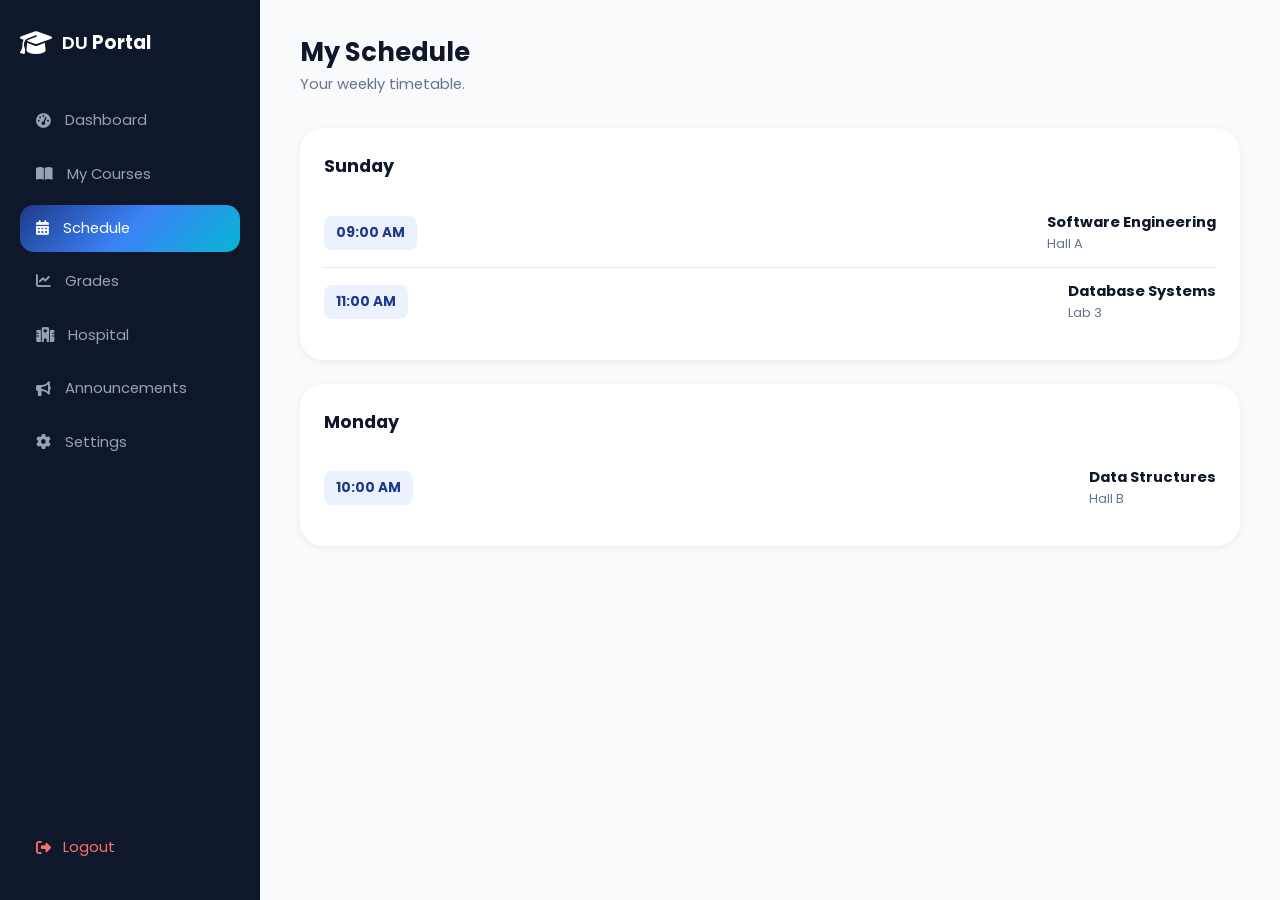
<file: schedule.html>
<!DOCTYPE html>
<html lang="en">
<head>
  <meta charset="UTF-8" />
  <meta name="viewport" content="width=device-width, initial-scale=1.0" />
  <title>Schedule – DU Portal</title>
  <link href="https://fonts.googleapis.com/css2?family=Poppins:wght@300;400;500;600;700;800&display=swap" rel="stylesheet">
  <link rel="stylesheet" href="https://cdnjs.cloudflare.com/ajax/libs/font-awesome/6.5.1/css/all.min.css">
  <link rel="stylesheet" href="css/style.css">
  <link rel="stylesheet" href="css/components.css">
  <link rel="stylesheet" href="css/responsive.css">
</head>
<body class="dashboard-page">
  <aside class="sidebar" id="sidebar">
    <a href="index.html" class="logo"><i class="fa-solid fa-graduation-cap"></i><span>DU <strong>Portal</strong></span></a>
    <nav class="sidebar-nav">
      <a href="dashboard.html"><i class="fa-solid fa-gauge-high"></i> Dashboard</a>
      <a href="courses.html"><i class="fa-solid fa-book-open"></i> My Courses</a>
      <a href="schedule.html" class="active"><i class="fa-solid fa-calendar-days"></i> Schedule</a>
      <a href="grades.html"><i class="fa-solid fa-chart-line"></i> Grades</a>
      <a href="hospital.html"><i class="fa-solid fa-hospital"></i> Hospital</a>
      <a href="announcements.html"><i class="fa-solid fa-bullhorn"></i> Announcements</a>
      <a href="settings.html"><i class="fa-solid fa-gear"></i> Settings</a>
    </nav>
    <a href="#" class="logout-btn" id="logoutBtn"><i class="fa-solid fa-right-from-bracket"></i> Logout</a>
  </aside>

  <main class="dashboard-main">
    <header class="dash-header">
      <div><h1>My Schedule</h1><p>Your weekly timetable.</p></div>
    </header>
    <section class="dash-grid">
      <div class="dash-card wide">
        <div class="dash-card-header"><h3>Sunday</h3></div>
        <ul class="schedule-list">
          <li><span class="time">09:00 AM</span><div><strong>Software Engineering</strong><p>Hall A</p></div></li>
          <li><span class="time">11:00 AM</span><div><strong>Database Systems</strong><p>Lab 3</p></div></li>
        </ul>
      </div>
      <div class="dash-card wide">
        <div class="dash-card-header"><h3>Monday</h3></div>
        <ul class="schedule-list">
          <li><span class="time">10:00 AM</span><div><strong>Data Structures</strong><p>Hall B</p></div></li>
        </ul>
      </div>
    </section>
  </main>
  <script src="js/main.js"></script>
  <script src="js/dashboard.js"></script>
</body>
</html>
</file>
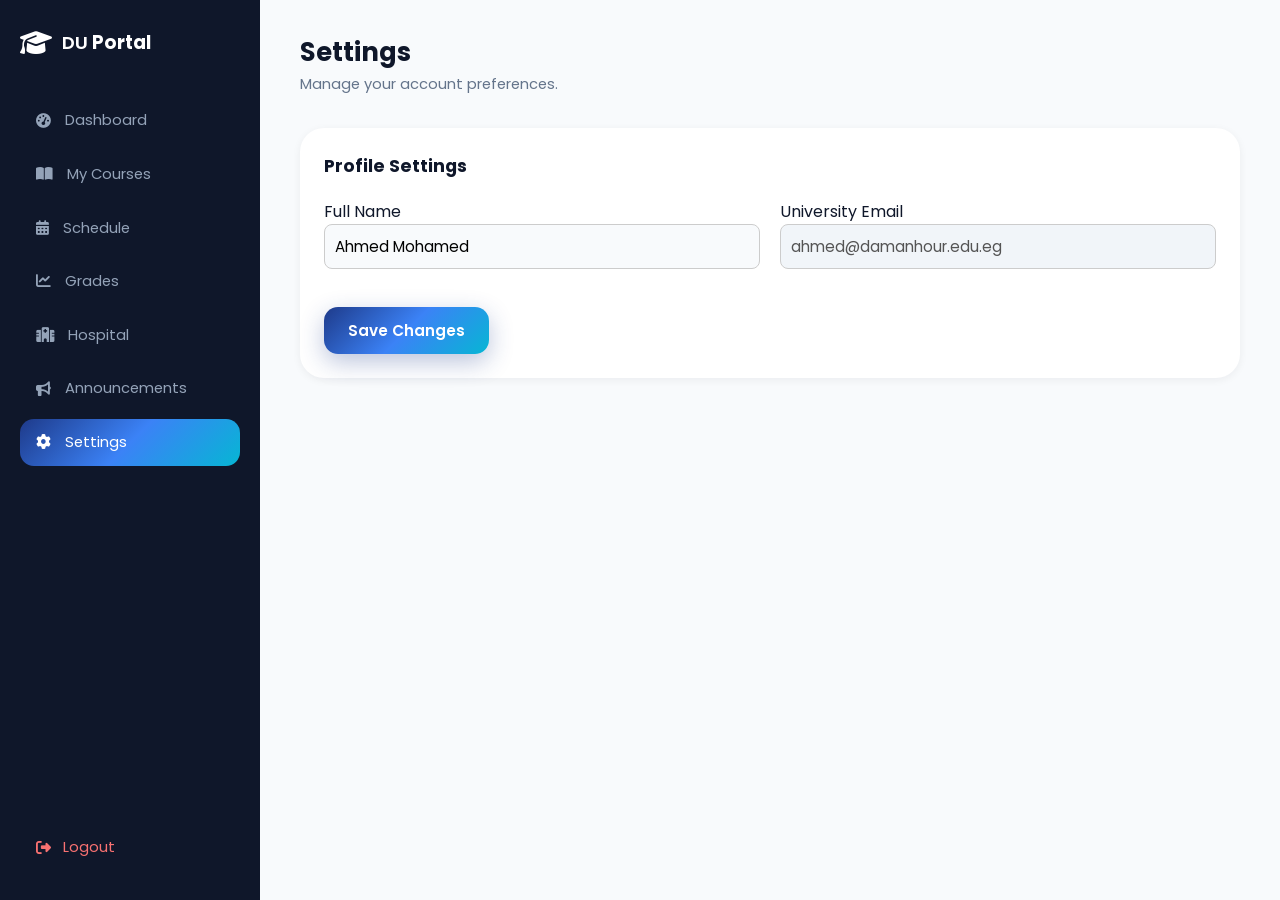
<file: settings.html>
<!DOCTYPE html>
<html lang="en">
<head>
  <meta charset="UTF-8" />
  <meta name="viewport" content="width=device-width, initial-scale=1.0" />
  <title>Settings – DU Portal</title>
  <link href="https://fonts.googleapis.com/css2?family=Poppins:wght@300;400;500;600;700;800&display=swap" rel="stylesheet">
  <link rel="stylesheet" href="https://cdnjs.cloudflare.com/ajax/libs/font-awesome/6.5.1/css/all.min.css">
  <link rel="stylesheet" href="css/style.css">
  <link rel="stylesheet" href="css/components.css">
  <link rel="stylesheet" href="css/responsive.css">
</head>
<body class="dashboard-page">
  <aside class="sidebar" id="sidebar">
    <a href="index.html" class="logo"><i class="fa-solid fa-graduation-cap"></i><span>DU <strong>Portal</strong></span></a>
    <nav class="sidebar-nav">
      <a href="dashboard.html"><i class="fa-solid fa-gauge-high"></i> Dashboard</a>
      <a href="courses.html"><i class="fa-solid fa-book-open"></i> My Courses</a>
      <a href="schedule.html"><i class="fa-solid fa-calendar-days"></i> Schedule</a>
      <a href="grades.html"><i class="fa-solid fa-chart-line"></i> Grades</a>
      <a href="hospital.html"><i class="fa-solid fa-hospital"></i> Hospital</a>
      <a href="announcements.html"><i class="fa-solid fa-bullhorn"></i> Announcements</a>
      <a href="settings.html" class="active"><i class="fa-solid fa-gear"></i> Settings</a>
    </nav>
    <a href="#" class="logout-btn" id="logoutBtn"><i class="fa-solid fa-right-from-bracket"></i> Logout</a>
  </aside>

  <main class="dashboard-main">
    <header class="dash-header">
      <div><h1>Settings</h1><p>Manage your account preferences.</p></div>
    </header>
    <section class="dash-grid">
      <div class="dash-card wide">
        <div class="dash-card-header"><h3>Profile Settings</h3></div>
        <div style="display: grid; grid-template-columns: 1fr 1fr; gap: 20px;">
          <div class="form-group">
            <label>Full Name</label>
            <input type="text" value="Ahmed Mohamed" style="width:100%; padding:10px; border-radius:8px; border:1px solid #ccc;">
          </div>
          <div class="form-group">
            <label>University Email</label>
            <input type="email" value="ahmed@damanhour.edu.eg" disabled style="width:100%; padding:10px; border-radius:8px; border:1px solid #ccc; background:#f1f5f9;">
          </div>
        </div>
        <button class="btn btn-primary" style="margin-top: 20px;">Save Changes</button>
      </div>
    </section>
  </main>
  <script src="js/main.js"></script>
  <script src="js/dashboard.js"></script>
</body>
</html>
</file>
<file: css/style.css>
/* ============================================
   Damanhour University Portal — Global Styles
   ============================================ */

:root {
  /* Colors */
  --primary: #1e3a8a;
  --primary-light: #3b82f6;
  --accent: #f59e0b;
  --accent-light: #fbbf24;
  --gradient: linear-gradient(135deg, #1e3a8a 0%, #3b82f6 50%, #06b6d4 100%);
  --gradient-accent: linear-gradient(135deg, #f59e0b, #ef4444);

  --bg: #ffffff;
  --bg-alt: #f8fafc;
  --bg-dark: #0f172a;

  --text: #0f172a;
  --text-muted: #64748b;
  --text-light: #ffffff;

  --border: #e2e8f0;
  --shadow-sm: 0 2px 8px rgba(15, 23, 42, 0.06);
  --shadow-md: 0 10px 30px rgba(15, 23, 42, 0.08);
  --shadow-lg: 0 20px 50px rgba(15, 23, 42, 0.12);

  --radius-sm: 8px;
  --radius-md: 14px;
  --radius-lg: 24px;

  --transition: 0.3s ease;
  --container: 1200px;
}

/* Reset */
* {
  margin: 0;
  padding: 0;
  box-sizing: border-box;
}

html {
  scroll-behavior: smooth;
  scroll-padding-top: 90px;
}

body {
  font-family: 'Poppins', system-ui, -apple-system, sans-serif;
  color: var(--text);
  background: var(--bg);
  line-height: 1.6;
  overflow-x: hidden;
}

a { text-decoration: none; color: inherit; }
ul { list-style: none; }
img { max-width: 100%; display: block; }
button { font-family: inherit; cursor: pointer; border: none; background: none; }

/* Container */
.container {
  max-width: var(--container);
  margin: 0 auto;
  padding: 0 24px;
}

/* Section */
.section { padding: 100px 0; }

.section-header {
  text-align: center;
  max-width: 700px;
  margin: 0 auto 60px;
}

.section-header h2 {
  font-size: clamp(2rem, 4vw, 2.75rem);
  font-weight: 700;
  margin: 16px 0 12px;
  letter-spacing: -0.02em;
}

.section-header p {
  color: var(--text-muted);
  font-size: 1.05rem;
}

/* Gradient text */
.gradient-text {
  background: var(--gradient);
  -webkit-background-clip: text;
  background-clip: text;
  -webkit-text-fill-color: transparent;
}

/* Badge */
.badge {
  display: inline-block;
  padding: 8px 16px;
  background: rgba(59, 130, 246, 0.1);
  color: var(--primary);
  border-radius: 999px;
  font-size: 0.85rem;
  font-weight: 600;
}
</file>
<file: css/components.css>
/* ============================================
   Components — Buttons, Navbar, Cards, Forms
   ============================================ */

/* ---------- Buttons ---------- */
.btn {
  display: inline-flex;
  align-items: center;
  gap: 8px;
  padding: 12px 24px;
  border-radius: var(--radius-md);
  font-weight: 600;
  font-size: 0.95rem;
  transition: var(--transition);
  cursor: pointer;
  white-space: nowrap;
}

.btn-primary {
  background: var(--gradient);
  color: #fff;
  box-shadow: 0 8px 24px rgba(30, 58, 138, 0.3);
}
.btn-primary:hover { transform: translateY(-2px); box-shadow: 0 12px 32px rgba(30, 58, 138, 0.4); }

.btn-outline {
  border: 2px solid var(--border);
  color: var(--text);
  background: transparent;
}
.btn-outline:hover { border-color: var(--primary); color: var(--primary); }

.btn-glass {
  background: rgba(255,255,255,0.15);
  color: #fff;
  backdrop-filter: blur(10px);
  border: 1px solid rgba(255,255,255,0.25);
}
.btn-glass:hover { background: rgba(255,255,255,0.25); }

.btn-white {
  background: #fff;
  color: var(--primary);
}
.btn-white:hover { transform: translateY(-2px); box-shadow: var(--shadow-lg); }

.btn-lg { padding: 16px 32px; font-size: 1rem; }

/* ---------- Navbar ---------- */
.navbar {
  position: fixed;
  top: 0; left: 0; right: 0;
  z-index: 1000;
  padding: 20px 0;
  transition: var(--transition);
  background: rgba(255, 255, 255, 0.85);
  backdrop-filter: blur(16px);
  border-bottom: 1px solid transparent;
}

.navbar.scrolled {
  padding: 12px 0;
  box-shadow: var(--shadow-sm);
  border-bottom-color: var(--border);
}

.nav-container {
  display: flex;
  align-items: center;
  justify-content: space-between;
  gap: 24px;
}

.logo {
  display: flex;
  align-items: center;
  gap: 10px;
  font-size: 1.15rem;
  font-weight: 600;
  color: var(--primary);
}
.logo i { font-size: 1.6rem; }
.logo strong { color: var(--text); }

.nav-links {
  display: flex;
  gap: 32px;
}
.nav-links a {
  font-weight: 500;
  font-size: 0.95rem;
  color: var(--text-muted);
  position: relative;
  transition: var(--transition);
}
.nav-links a:hover,
.nav-links a.active { color: var(--primary); }
.nav-links a::after {
  content: '';
  position: absolute;
  bottom: -6px; left: 0;
  width: 0; height: 2px;
  background: var(--gradient);
  transition: var(--transition);
}
.nav-links a:hover::after,
.nav-links a.active::after { width: 100%; }

.nav-actions { display: flex; gap: 12px; }

.hamburger {
  display: none;
  font-size: 1.5rem;
  color: var(--primary);
}

/* ---------- Hero ---------- */
.hero {
  position: relative;
  min-height: 100vh;
  display: flex;
  align-items: center;
  padding: 120px 0 80px;
  overflow: hidden;
}

.hero-bg {
  position: absolute;
  inset: 0;
  background:
    radial-gradient(circle at 20% 30%, rgba(59, 130, 246, 0.12), transparent 50%),
    radial-gradient(circle at 80% 70%, rgba(6, 182, 212, 0.12), transparent 50%),
    linear-gradient(180deg, #f8fafc 0%, #ffffff 100%);
  z-index: -1;
}

.hero-content {
  display: grid;
  grid-template-columns: 1.1fr 0.9fr;
  gap: 60px;
  align-items: center;
}

.hero-text h1 {
  font-size: clamp(2.2rem, 5vw, 3.8rem);
  font-weight: 800;
  line-height: 1.15;
  letter-spacing: -0.03em;
  margin: 20px 0;
}

.hero-text > p {
  font-size: 1.15rem;
  color: var(--text-muted);
  max-width: 560px;
  margin-bottom: 32px;
}

.hero-buttons { display: flex; gap: 16px; flex-wrap: wrap; margin-bottom: 48px; }

.hero-stats {
  display: flex;
  gap: 48px;
  flex-wrap: wrap;
}
.stat h3 {
  font-size: 2.2rem;
  font-weight: 800;
  background: var(--gradient);
  -webkit-background-clip: text;
  background-clip: text;
  -webkit-text-fill-color: transparent;
}
.stat p { color: var(--text-muted); font-size: 0.9rem; }

/* Hero visual */
.hero-image { position: relative; display: flex; justify-content: center; }

.hero-visual {
  width: 380px; height: 380px;
  border-radius: 50%;
  background: var(--gradient);
  display: flex;
  align-items: center;
  justify-content: center;
  color: #fff;
  font-size: 10rem;
  box-shadow: 0 30px 80px rgba(30, 58, 138, 0.35);
  animation: float 6s ease-in-out infinite;
}

@keyframes float {
  0%, 100% { transform: translateY(0); }
  50% { transform: translateY(-20px); }
}

.floating-card {
  position: absolute;
  display: flex;
  align-items: center;
  gap: 12px;
  background: #fff;
  padding: 14px 18px;
  border-radius: var(--radius-md);
  box-shadow: var(--shadow-lg);
  z-index: 2;
  animation: float 5s ease-in-out infinite;
}
.floating-card i { font-size: 1.4rem; color: var(--primary); }
.floating-card strong { display: block; font-size: 0.9rem; }
.floating-card span { font-size: 0.75rem; color: var(--text-muted); }

.card-1 { top: 10%; left: -10%; animation-delay: 0.5s; }
.card-2 { bottom: 15%; right: -10%; animation-delay: 1s; }

/* ---------- Features ---------- */
.features-grid {
  display: grid;
  grid-template-columns: repeat(auto-fit, minmax(300px, 1fr));
  gap: 28px;
}

.feature-card {
  background: #fff;
  padding: 36px 30px;
  border-radius: var(--radius-lg);
  border: 1px solid var(--border);
  transition: var(--transition);
  position: relative;
  overflow: hidden;
}
.feature-card::before {
  content: '';
  position: absolute;
  top: 0; left: 0;
  width: 100%; height: 4px;
  background: var(--gradient);
  transform: scaleX(0);
  transform-origin: left;
  transition: var(--transition);
}
.feature-card:hover::before { transform: scaleX(1); }
.feature-card:hover {
  transform: translateY(-8px);
  box-shadow: var(--shadow-lg);
  border-color: transparent;
}

.feature-icon {
  width: 60px; height: 60px;
  border-radius: var(--radius-md);
  background: linear-gradient(135deg, rgba(59,130,246,0.15), rgba(6,182,212,0.15));
  color: var(--primary);
  display: flex;
  align-items: center;
  justify-content: center;
  font-size: 1.6rem;
  margin-bottom: 20px;
}

.feature-card h3 { font-size: 1.25rem; margin-bottom: 10px; }
.feature-card p { color: var(--text-muted); font-size: 0.95rem; }

/* ---------- Services ---------- */
.services { background: var(--bg-alt); }

.services-grid {
  display: grid;
  grid-template-columns: repeat(auto-fit, minmax(240px, 1fr));
  gap: 24px;
}

.service-card {
  background: #fff;
  padding: 36px 28px;
  border-radius: var(--radius-lg);
  text-align: center;
  transition: var(--transition);
  border: 1px solid var(--border);
}
.service-card:hover {
  transform: translateY(-8px);
  box-shadow: var(--shadow-lg);
  background: var(--gradient);
  color: #fff;
}
.service-card i {
  font-size: 2.5rem;
  color: var(--primary);
  margin-bottom: 16px;
  transition: var(--transition);
}
.service-card:hover i { color: #fff; }
.service-card h3 { font-size: 1.15rem; margin-bottom: 8px; }
.service-card p { font-size: 0.9rem; color: var(--text-muted); transition: var(--transition); }
.service-card:hover p { color: rgba(255,255,255,0.85); }
.service-link {
  display: inline-block;
  margin-top: 16px;
  font-size: 0.85rem;
  font-weight: 600;
  color: var(--primary);
  transition: var(--transition);
}
.service-card:hover .service-link { color: #fff; }

/* ---------- Events ---------- */
.events-grid {
  display: grid;
  grid-template-columns: repeat(auto-fit, minmax(300px, 1fr));
  gap: 28px;
}

.event-card {
  background: #fff;
  border-radius: var(--radius-lg);
  overflow: hidden;
  border: 1px solid var(--border);
  display: flex;
  gap: 20px;
  padding: 24px;
  transition: var(--transition);
}
.event-card:hover { transform: translateY(-6px); box-shadow: var(--shadow-md); }

.event-date {
  min-width: 70px;
  height: 70px;
  border-radius: var(--radius-md);
  background: var(--gradient);
  color: #fff;
  display: flex;
  flex-direction: column;
  align-items: center;
  justify-content: center;
  flex-shrink: 0;
}
.event-date .day { font-size: 1.5rem; font-weight: 800; line-height: 1; }
.event-date .month { font-size: 0.7rem; font-weight: 600; letter-spacing: 1px; }

.event-body { flex: 1; }
.event-tag {
  display: inline-block;
  font-size: 0.7rem;
  font-weight: 700;
  letter-spacing: 1px;
  text-transform: uppercase;
  color: var(--accent);
  margin-bottom: 6px;
}
.event-body h3 { font-size: 1.1rem; margin-bottom: 6px; }
.event-body p { color: var(--text-muted); font-size: 0.9rem; margin-bottom: 12px; }
.event-link { font-size: 0.85rem; font-weight: 600; color: var(--primary); }
.event-link:hover { color: var(--accent); }

/* ---------- CTA ---------- */
.cta { padding-top: 0; }
.cta-box {
  background: var(--gradient);
  color: #fff;
  padding: 60px;
  border-radius: var(--radius-lg);
  display: flex;
  align-items: center;
  justify-content: space-between;
  gap: 32px;
  flex-wrap: wrap;
  box-shadow: 0 30px 80px rgba(30, 58, 138, 0.3);
}
.cta-box h2 { font-size: clamp(1.6rem, 3vw, 2.2rem); margin-bottom: 8px; }
.cta-box p { opacity: 0.9; }

/* ---------- Contact ---------- */
.contact-grid {
  display: grid;
  grid-template-columns: 1fr 1.2fr;
  gap: 48px;
  align-items: start;
}

.info-item {
  display: flex;
  gap: 16px;
  margin-bottom: 28px;
}
.info-item i {
  width: 48px; height: 48px;
  border-radius: var(--radius-md);
  background: rgba(59, 130, 246, 0.1);
  color: var(--primary);
  display: flex;
  align-items: center;
  justify-content: center;
  font-size: 1.2rem;
  flex-shrink: 0;
}
.info-item h4 { font-size: 1rem; margin-bottom: 4px; }
.info-item p { color: var(--text-muted); font-size: 0.9rem; }

.contact-form {
  background: #fff;
  padding: 36px;
  border-radius: var(--radius-lg);
  border: 1px solid var(--border);
  box-shadow: var(--shadow-md);
}
.form-group { margin-bottom: 18px; }
.form-group input,
.form-group textarea {
  width: 100%;
  padding: 14px 18px;
  border: 1px solid var(--border);
  border-radius: var(--radius-md);
  font-family: inherit;
  font-size: 0.95rem;
  transition: var(--transition);
  background: var(--bg-alt);
}
.form-group input:focus,
.form-group textarea:focus {
  outline: none;
  border-color: var(--primary-light);
  background: #fff;
  box-shadow: 0 0 0 4px rgba(59, 130, 246, 0.1);
}

/* ---------- Footer ---------- */
.footer {
  background: var(--bg-dark);
  color: #cbd5e1;
  padding: 70px 0 0;
}
.footer-grid {
  display: grid;
  grid-template-columns: 2fr 1fr 1fr 1fr;
  gap: 40px;
  padding-bottom: 50px;
}
.footer .logo { color: #fff; margin-bottom: 16px; }
.footer .logo strong { color: #fff; }
.footer-about { font-size: 0.9rem; color: #94a3b8; margin-bottom: 20px; }

.socials { display: flex; gap: 12px; }
.socials a {
  width: 40px; height: 40px;
  border-radius: 50%;
  background: rgba(255,255,255,0.06);
  display: flex;
  align-items: center;
  justify-content: center;
  transition: var(--transition);
}
.socials a:hover { background: var(--primary-light); color: #fff; }

.footer h4 { color: #fff; font-size: 1rem; margin-bottom: 18px; }
.footer-links li { margin-bottom: 10px; }
.footer-links a {
  color: #94a3b8;
  font-size: 0.9rem;
  transition: var(--transition);
}
.footer-links a:hover { color: var(--primary-light); padding-left: 4px; }

.footer-bottom {
  border-top: 1px solid rgba(255,255,255,0.08);
  padding: 24px 0;
  text-align: center;
  font-size: 0.85rem;
  color: #94a3b8;
}

/* ---------- Scroll Top ---------- */
.scroll-top {
  position: fixed;
  bottom: 30px; right: 30px;
  width: 50px; height: 50px;
  border-radius: 50%;
  background: var(--gradient);
  color: #fff;
  font-size: 1.1rem;
  box-shadow: var(--shadow-lg);
  opacity: 0;
  visibility: hidden;
  transform: translateY(20px);
  transition: var(--transition);
  z-index: 999;
}
/* ============================================
   AUTH PAGES (Login / Register)
   ============================================ */
.auth-page { background: var(--bg-alt); }

.auth-container {
  display: grid;
  grid-template-columns: 1fr 1fr;
  min-height: 100vh;
}

.auth-side {
  background: var(--gradient);
  color: #fff;
  padding: 48px;
  display: flex;
  flex-direction: column;
  justify-content: space-between;
  position: relative;
  overflow: hidden;
}
.auth-side::before {
  content: '';
  position: absolute;
  width: 500px; height: 500px;
  border-radius: 50%;
  background: rgba(255,255,255,0.08);
  bottom: -200px; right: -150px;
}
.auth-side .logo { color: #fff; }
.auth-side .logo strong { color: #fff; }
.auth-side-content h2 { font-size: 2.2rem; margin-bottom: 16px; }
.auth-side-content p { opacity: 0.9; margin-bottom: 32px; }
.auth-benefits li {
  display: flex; align-items: center; gap: 12px;
  margin-bottom: 14px; font-size: 0.95rem;
}
.auth-benefits i { color: #fbbf24; }
.auth-copyright { font-size: 0.85rem; opacity: 0.7; }

.auth-form-wrap {
  display: flex;
  align-items: center;
  justify-content: center;
  padding: 48px 24px;
}
.auth-form { width: 100%; max-width: 420px; }
.back-home {
  display: inline-flex; align-items: center; gap: 8px;
  color: var(--text-muted); font-size: 0.9rem; margin-bottom: 24px;
  transition: var(--transition);
}
.back-home:hover { color: var(--primary); }
.auth-form h1 { font-size: 2rem; margin-bottom: 8px; }
.auth-subtitle { color: var(--text-muted); margin-bottom: 32px; }

.auth-form label {
  display: block; font-size: 0.9rem; font-weight: 500;
  margin-bottom: 8px;
}
.input-wrap { position: relative; }
.input-wrap > i {
  position: absolute; left: 16px; top: 50%;
  transform: translateY(-50%);
  color: var(--text-muted); font-size: 0.9rem;
}
.input-wrap input {
  width: 100%;
  padding: 14px 46px 14px 44px;
  border: 1px solid var(--border);
  border-radius: var(--radius-md);
  font-family: inherit;
  font-size: 0.95rem;
  transition: var(--transition);
  background: #fff;
}
.input-wrap input:focus {
  outline: none;
  border-color: var(--primary-light);
  box-shadow: 0 0 0 4px rgba(59, 130, 246, 0.1);
}
.toggle-pass {
  position: absolute; right: 14px; top: 50%;
  transform: translateY(-50%);
  color: var(--text-muted);
}
.toggle-pass:hover { color: var(--primary); }

.error-msg {
  display: block;
  color: #ef4444;
  font-size: 0.8rem;
  margin-top: 6px;
  min-height: 16px;
}
.error-msg.show { animation: shake 0.3s; }
@keyframes shake {
  0%,100% { transform: translateX(0); }
  25% { transform: translateX(-4px); }
  75% { transform: translateX(4px); }
}

.form-row {
  display: flex; justify-content: space-between;
  align-items: center; margin-bottom: 24px; font-size: 0.9rem;
}
.checkbox { display: flex; align-items: center; gap: 8px; font-size: 0.9rem; color: var(--text-muted); margin-bottom: 20px; }
.checkbox input { accent-color: var(--primary); }
.checkbox a { color: var(--primary); font-weight: 500; }
.forgot-link { color: var(--primary); font-weight: 500; }
.btn-block { width: 100%; justify-content: center; }
.auth-switch { text-align: center; margin-top: 24px; color: var(--text-muted); font-size: 0.9rem; }
.auth-switch a { color: var(--primary); font-weight: 600; }

/* Password strength */
.strength-bar {
  height: 6px; background: var(--border);
  border-radius: 999px; margin-top: 8px; overflow: hidden;
}
.strength-bar span {
  display: block; height: 100%; width: 0%;
  border-radius: 999px; transition: var(--transition);
}

/* ============================================
   DASHBOARD
   ============================================ */
.dashboard-page { background: var(--bg-alt); }

.sidebar {
  position: fixed;
  top: 0; left: 0; bottom: 0;
  width: 260px;
  background: var(--bg-dark);
  color: #cbd5e1;
  padding: 28px 20px;
  display: flex;
  flex-direction: column;
  z-index: 100;
  transition: var(--transition);
}
.sidebar .logo { color: #fff; margin-bottom: 40px; }
.sidebar .logo strong { color: #fff; }

.sidebar-nav { flex: 1; display: flex; flex-direction: column; gap: 6px; }
.sidebar-nav a {
  display: flex; align-items: center; gap: 14px;
  padding: 12px 16px;
  border-radius: var(--radius-md);
  font-size: 0.92rem;
  color: #94a3b8;
  transition: var(--transition);
}
.sidebar-nav a:hover,
.sidebar-nav a.active {
  background: rgba(59, 130, 246, 0.15);
  color: #fff;
}
.sidebar-nav a.active { background: var(--gradient); }

.logout-btn {
  display: flex; align-items: center; gap: 12px;
  padding: 12px 16px;
  border-radius: var(--radius-md);
  color: #f87171;
  font-size: 0.92rem;
  transition: var(--transition);
}
.logout-btn:hover { background: rgba(248, 113, 113, 0.1); }

.dashboard-main {
  margin-left: 260px;
  padding: 32px 40px;
  min-height: 100vh;
}

.dash-header {
  display: flex;
  align-items: center;
  gap: 24px;
  margin-bottom: 32px;
}
.dash-header h1 { font-size: 1.6rem; }
.dash-header p { color: var(--text-muted); font-size: 0.92rem; }
.dash-toggle { display: none; font-size: 1.4rem; color: var(--primary); }

.dash-user {
  margin-left: auto;
  display: flex;
  align-items: center;
  gap: 20px;
}
.notification {
  position: relative;
  width: 44px; height: 44px;
  border-radius: 50%;
  background: #fff;
  display: flex; align-items: center; justify-content: center;
  box-shadow: var(--shadow-sm);
  color: var(--text-muted);
}
.notification .dot {
  position: absolute; top: 10px; right: 12px;
  width: 8px; height: 8px; border-radius: 50%;
  background: #ef4444;
}
.avatar {
  width: 44px; height: 44px;
  border-radius: 50%;
  background: var(--gradient);
  color: #fff;
  display: flex; align-items: center; justify-content: center;
  font-weight: 700;
}

.dash-stats {
  display: grid;
  grid-template-columns: repeat(auto-fit, minmax(200px, 1fr));
  gap: 20px;
  margin-bottom: 28px;
}
.dash-stat-card {
  background: #fff;
  border-radius: var(--radius-lg);
  padding: 22px;
  display: flex; align-items: center; gap: 16px;
  box-shadow: var(--shadow-sm);
  transition: var(--transition);
}
.dash-stat-card:hover { transform: translateY(-4px); box-shadow: var(--shadow-md); }
.dash-stat-icon {
  width: 52px; height: 52px; border-radius: var(--radius-md);
  display: flex; align-items: center; justify-content: center;
  font-size: 1.3rem; color: #fff;
}
.dash-stat-icon.blue { background: linear-gradient(135deg, #3b82f6, #1e3a8a); }
.dash-stat-icon.green { background: linear-gradient(135deg, #10b981, #059669); }
.dash-stat-icon.orange { background: linear-gradient(135deg, #f59e0b, #ef4444); }
.dash-stat-icon.purple { background: linear-gradient(135deg, #8b5cf6, #6d28d9); }
.dash-stat-card h3 { font-size: 1.5rem; }
.dash-stat-card p { color: var(--text-muted); font-size: 0.85rem; }

.dash-grid {
  display: grid;
  grid-template-columns: 1fr 1fr;
  gap: 24px;
}
.dash-card {
  background: #fff;
  border-radius: var(--radius-lg);
  padding: 24px;
  box-shadow: var(--shadow-sm);
}
.dash-card.wide { grid-column: 1 / -1; }
.dash-card-header {
  display: flex; justify-content: space-between; align-items: center;
  margin-bottom: 18px;
}
.dash-card-header h3 { font-size: 1.1rem; }
.dash-card-header a { font-size: 0.85rem; color: var(--primary); font-weight: 500; }

.schedule-list li,
.grades-list li {
  display: flex; justify-content: space-between; align-items: center;
  padding: 12px 0;
  border-bottom: 1px solid var(--border);
}
.schedule-list li:last-child,
.grades-list li:last-child { border-bottom: none; }
.schedule-list .time {
  font-weight: 700; color: var(--primary);
  background: rgba(59, 130, 246, 0.1);
  padding: 6px 12px; border-radius: var(--radius-sm);
  font-size: 0.85rem;
}
.schedule-list strong { display: block; font-size: 0.92rem; }
.schedule-list p { font-size: 0.8rem; color: var(--text-muted); }

.grades-list span { font-size: 0.9rem; }
.grade-a { color: #10b981; font-weight: 700; }
.grade-b { color: #f59e0b; font-weight: 700; }

.announce-list li {
  display: flex; align-items: center; gap: 16px;
  padding: 14px 0;
  border-bottom: 1px solid var(--border);
}
.announce-list li:last-child { border-bottom: none; }
.announce-tag {
  padding: 4px 12px; border-radius: 999px;
  font-size: 0.72rem; font-weight: 700;
}
.announce-tag.academic { background: rgba(59,130,246,0.15); color: var(--primary); }
.announce-tag.medical { background: rgba(16,185,129,0.15); color: #059669; }
.announce-list strong { display: block; font-size: 0.92rem; }
.announce-list p { font-size: 0.82rem; color: var(--text-muted); }
.announce-time { margin-left: auto; font-size: 0.78rem; color: var(--text-muted); white-space: nowrap; }

/* Auth & dashboard responsive */
@media (max-width: 1024px) {
  .auth-container { grid-template-columns: 1fr; }
  .auth-side { display: none; }
  .dashboard-main { margin-left: 0; padding: 24px 20px; }
  .sidebar { transform: translateX(-100%); }
  .sidebar.open { transform: translateX(0); }
  .dash-toggle { display: block; }
  .dash-grid { grid-template-columns: 1fr; }
}
.scroll-top.show { opacity: 1; visibility: visible; transform: translateY(0); }
.scroll-top:hover { transform: translateY(-4px); }
</file>
<file: css/responsive.css>
/* ============================================
   Responsive Design — Mobile / Tablet
   ============================================ */

@media (max-width: 1024px) {
  .hero-content { grid-template-columns: 1fr; gap: 40px; text-align: center; }
  .hero-text > p { margin-left: auto; margin-right: auto; }
  .hero-buttons, .hero-stats { justify-content: center; }
  .hero-image { display: none; }

  .contact-grid { grid-template-columns: 1fr; }
  .footer-grid { grid-template-columns: 1fr 1fr; }
}

@media (max-width: 768px) {
  .section { padding: 70px 0; }

  .nav-links,
  .nav-actions { display: none; }

  .hamburger { display: block; }

  .nav-links.active {
    display: flex;
    flex-direction: column;
    position: absolute;
    top: 100%; left: 0; right: 0;
    background: #fff;
    padding: 24px;
    gap: 16px;
    box-shadow: var(--shadow-md);
    border-top: 1px solid var(--border);
  }

  .nav-actions.active {
    display: flex;
    flex-direction: column;
    position: absolute;
    top: calc(100% + 220px);
    left: 0; right: 0;
    background: #fff;
    padding: 0 24px 24px;
    gap: 12px;
  }

  .hero-stats { gap: 28px; }
  .cta-box { padding: 40px 28px; text-align: center; justify-content: center; }
  .footer-grid { grid-template-columns: 1fr; }
}

@media (max-width: 480px) {
  .container { padding: 0 18px; }
  .hero-buttons { flex-direction: column; width: 100%; }
  .hero-buttons .btn { width: 100%; justify-content: center; }
  .hero-stats { flex-direction: column; gap: 16px; }
}
</file>
